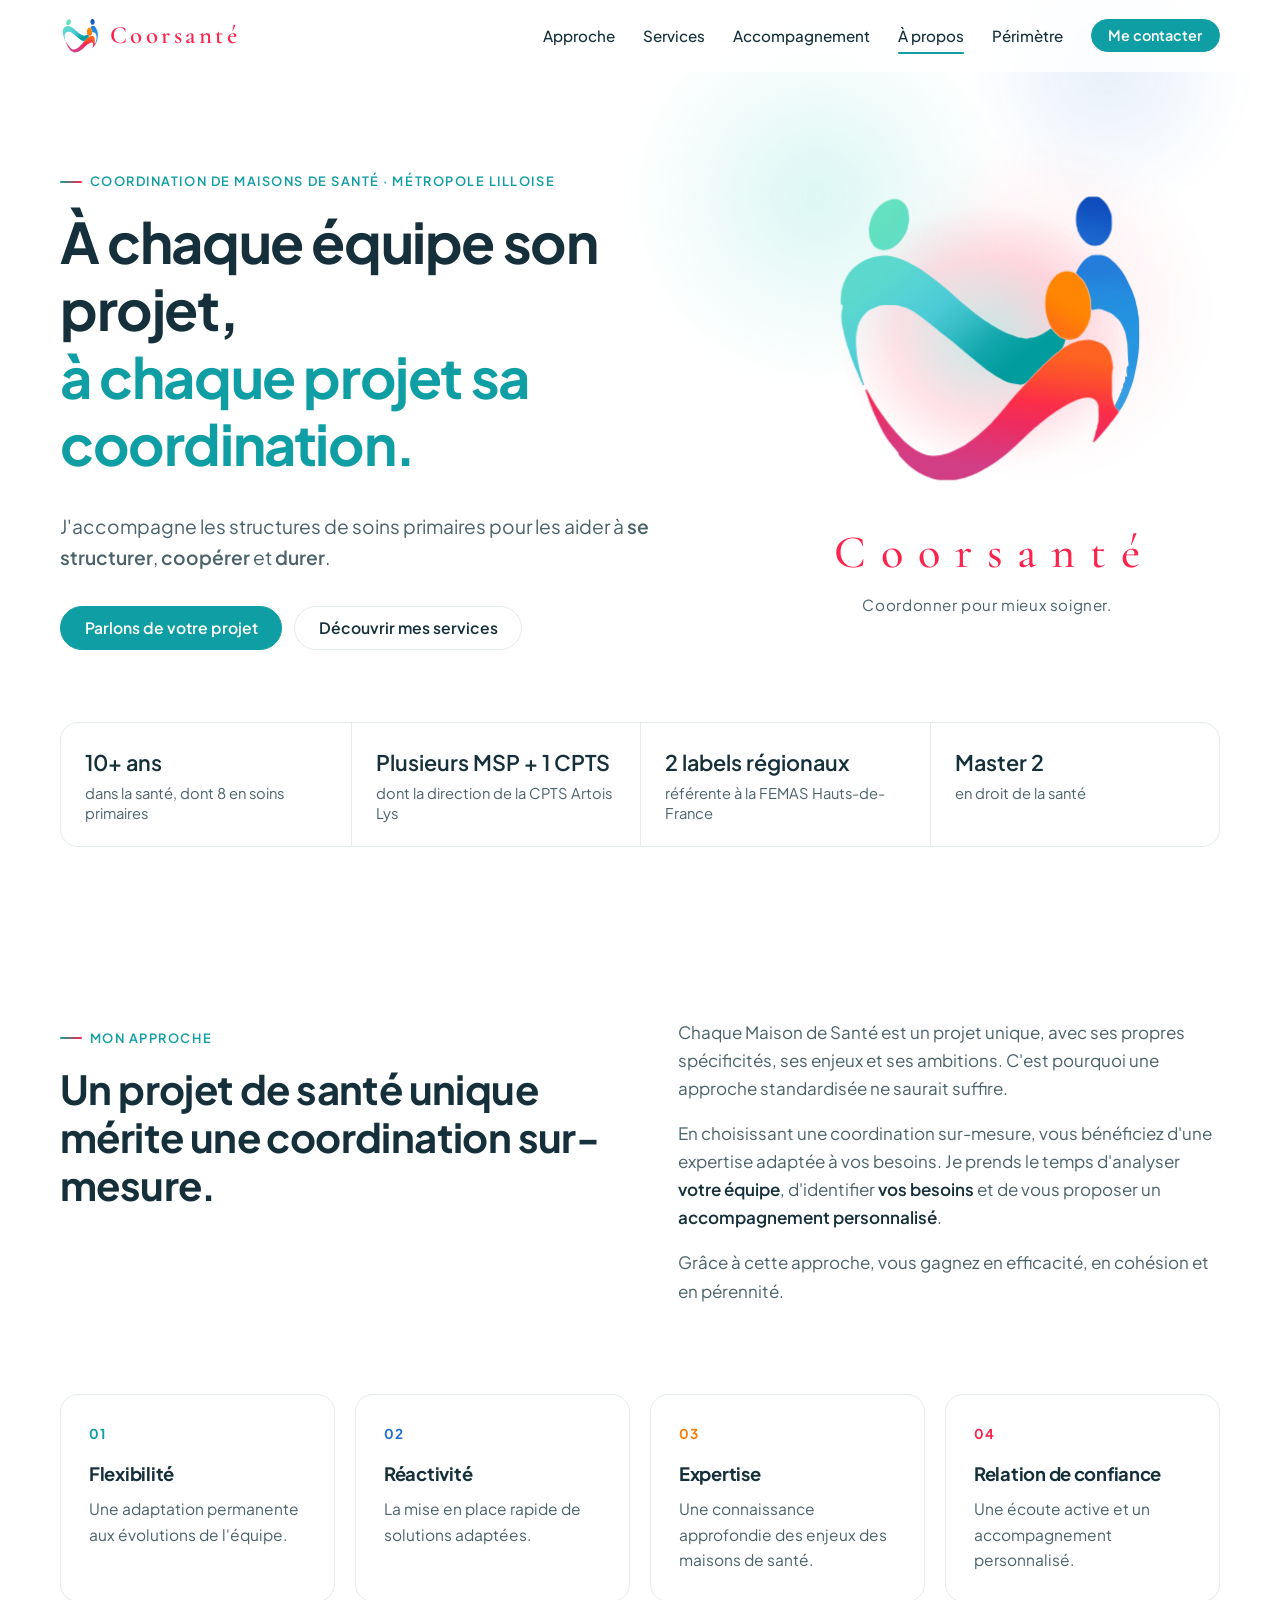
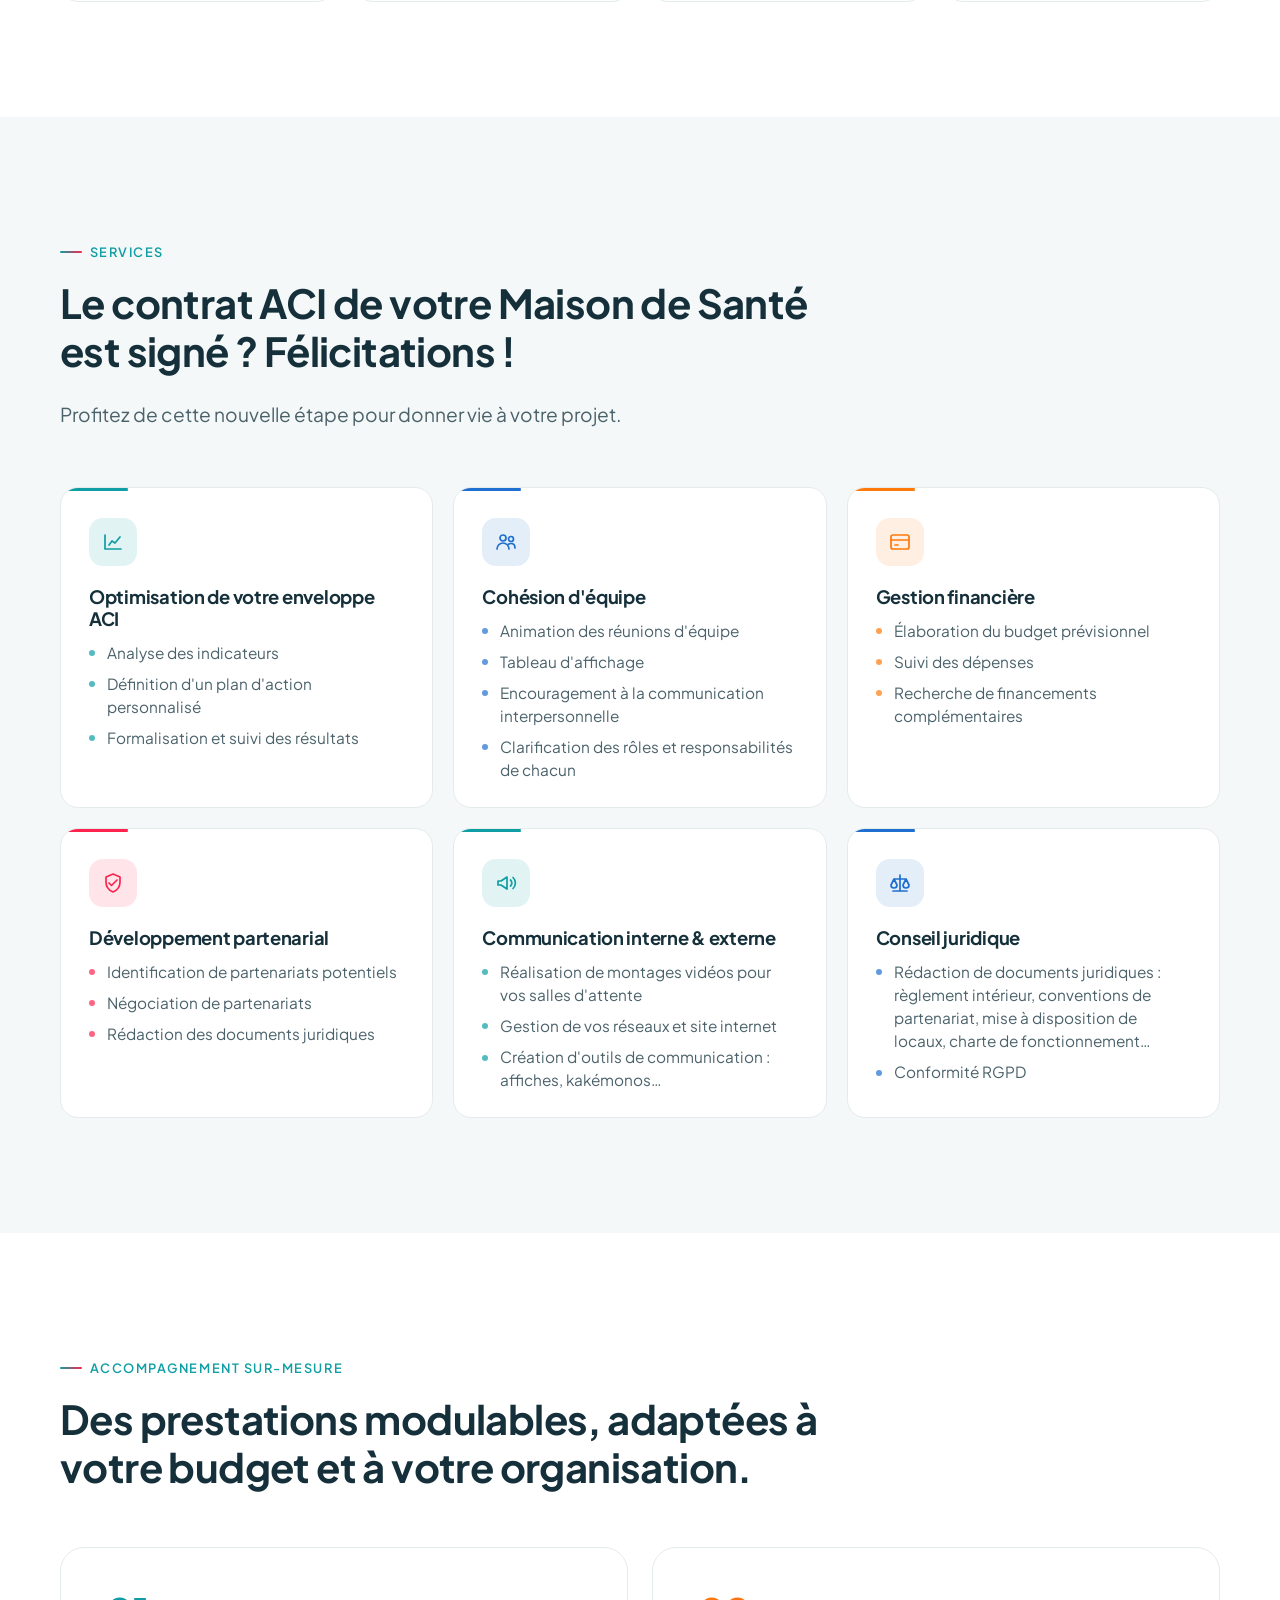
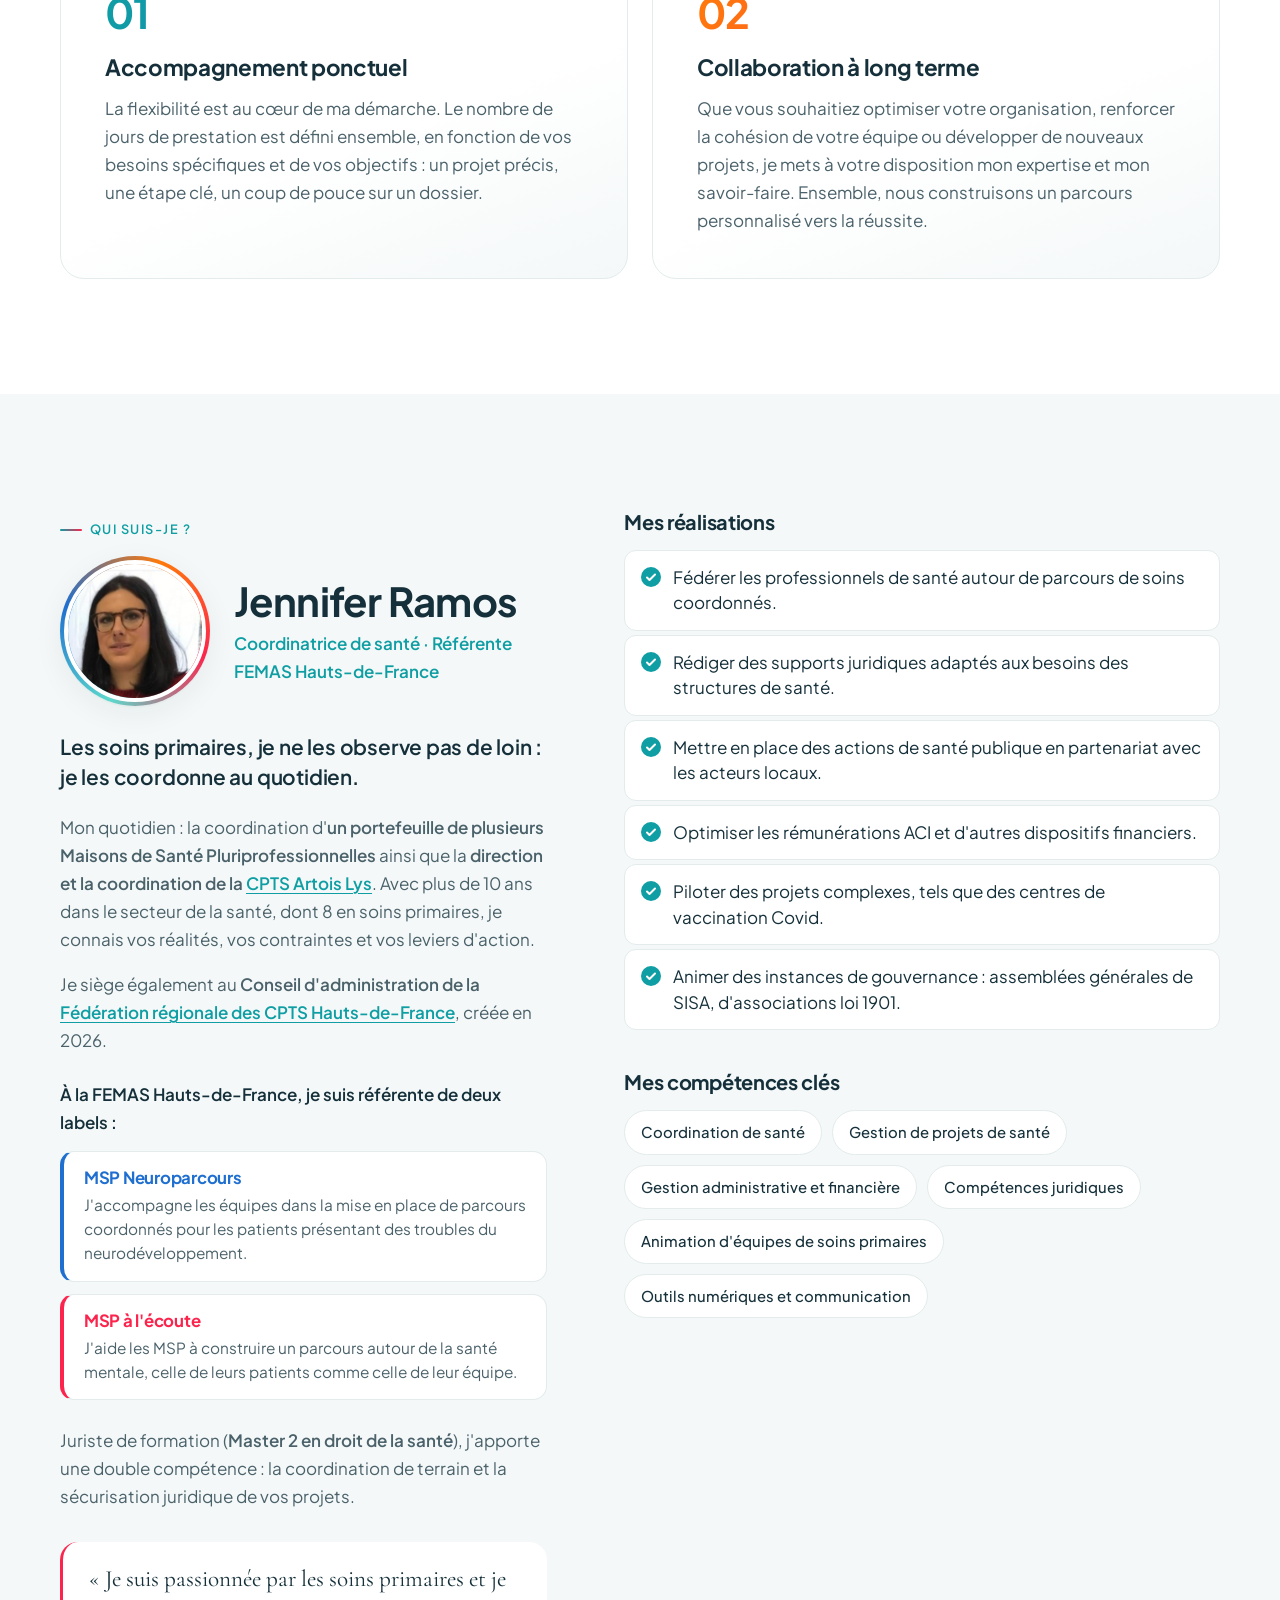
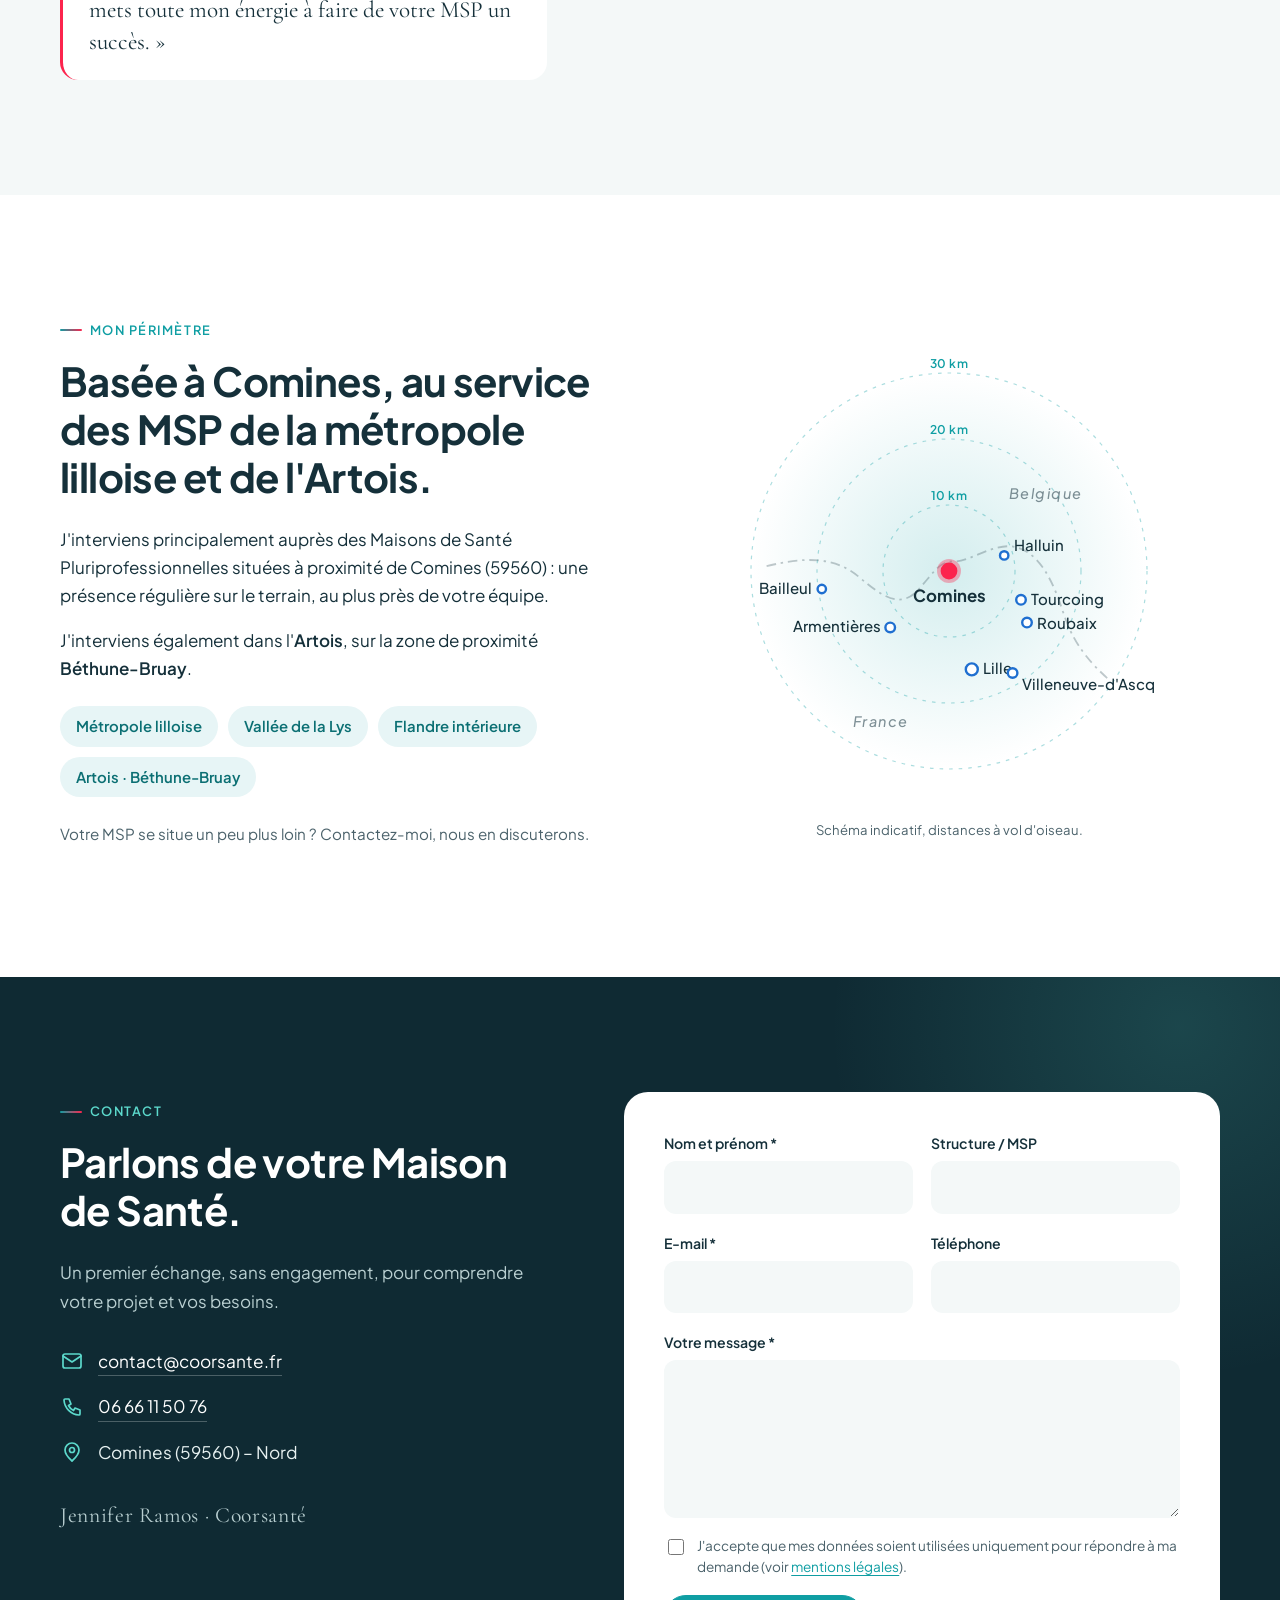
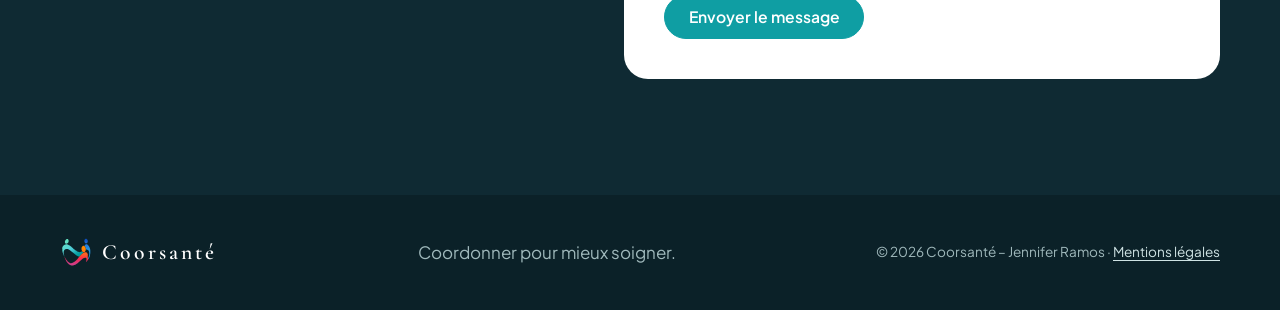
<file: index.html>
<!doctype html>
<html lang="fr" class="no-js">
<head>
  <meta charset="utf-8">
  <meta name="viewport" content="width=device-width, initial-scale=1">
  <title>Coorsanté – Coordination de Maisons de Santé · Métropole lilloise</title>
  <meta name="description" content="Coorsanté – Jennifer Ramos, coordinatrice de santé basée à Comines (59). Accompagnement sur-mesure des Maisons de Santé Pluriprofessionnelles (MSP) de la métropole lilloise : ACI, cohésion d'équipe, gestion, juridique, communication.">
  <meta name="theme-color" content="#0f9ea3">
  <link rel="icon" href="assets/logo-symbole.svg" type="image/svg+xml">
  <link rel="apple-touch-icon" href="assets/apple-touch-icon.png">
  <meta property="og:type" content="website">
  <meta property="og:title" content="Coorsanté – À chaque équipe son projet, à chaque projet sa coordination">
  <meta property="og:description" content="Coordination sur-mesure de Maisons de Santé Pluriprofessionnelles dans la métropole lilloise.">
  <meta property="og:image" content="assets/og-image.png">
  <meta property="og:locale" content="fr_FR">
  <link rel="preconnect" href="https://fonts.googleapis.com">
  <link rel="preconnect" href="https://fonts.gstatic.com" crossorigin>
  <link href="https://fonts.googleapis.com/css2?family=Cormorant+Garamond:wght@500;600&family=Plus+Jakarta+Sans:wght@400;500;600;700&display=swap" rel="stylesheet">
  <link rel="stylesheet" href="styles.css">
  <script>document.documentElement.classList.remove('no-js');</script>
  <script type="application/ld+json">
  {
    "@context": "https://schema.org",
    "@type": "ProfessionalService",
    "name": "Coorsanté",
    "description": "Coordination et accompagnement de Maisons de Santé Pluriprofessionnelles (MSP)",
    "founder": { "@type": "Person", "name": "Jennifer Ramos" },
    "email": "contact@coorsante.fr",
    "telephone": "+33666115076",
    "address": { "@type": "PostalAddress", "addressLocality": "Comines", "postalCode": "59560", "addressRegion": "Nord", "addressCountry": "FR" },
    "areaServed": ["Métropole Européenne de Lille", "Vallée de la Lys", "Flandre intérieure", "Artois – zone de proximité Béthune-Bruay"]
  }
  </script>
</head>
<body>
  <a class="skip" href="#contenu">Aller au contenu</a>

  <header class="site-header" id="haut">
    <div class="container header-inner">
      <a href="#haut" class="brand" aria-label="Coorsanté – accueil">
        <img src="assets/logo-symbole.svg" alt="" width="40" height="37">
        <span class="brand-name">Coorsanté</span>
      </a>
      <button class="nav-toggle" aria-expanded="false" aria-controls="menu" aria-label="Ouvrir le menu">
        <span></span><span></span>
      </button>
      <nav id="menu" class="nav" aria-label="Navigation principale">
        <a href="#approche">Approche</a>
        <a href="#services">Services</a>
        <a href="#accompagnement">Accompagnement</a>
        <a href="#a-propos">À propos</a>
        <a href="#perimetre">Périmètre</a>
        <a href="#contact" class="btn btn-small">Me contacter</a>
      </nav>
    </div>
  </header>

  <main id="contenu">
    <!-- ============ HERO ============ -->
    <section class="hero">
      <div class="hero-bg" aria-hidden="true"></div>
      <div class="container hero-inner">
        <div class="hero-text">
          <p class="eyebrow">Coordination de Maisons de Santé · Métropole lilloise</p>
          <h1>À chaque équipe son projet,<br><span class="accent">à chaque projet sa coordination.</span></h1>
          <p class="lead">J'accompagne les structures de soins primaires pour les aider à <strong>se structurer</strong>, <strong>coopérer</strong> et <strong>durer</strong>.</p>
          <div class="hero-cta">
            <a href="#contact" class="btn">Parlons de votre projet</a>
            <a href="#services" class="btn btn-ghost">Découvrir mes services</a>
          </div>
        </div>
        <div class="hero-logo">
          <div class="logo-anim" id="logoAnim">
            <svg xmlns="http://www.w3.org/2000/svg" viewBox="0 0 210 195" role="img" aria-label="Logo Coorsanté"><defs><linearGradient id="cg1" gradientUnits="userSpaceOnUse" x1="42.8" y1="43.9" x2="113.6" y2="132.9"><stop offset="0.08" stop-color="#5cd9cc"/><stop offset="0.25" stop-color="#56d3d4"/><stop offset="0.42" stop-color="#4ccbd7"/><stop offset="0.58" stop-color="#35bcc5"/><stop offset="0.75" stop-color="#12a7ac"/><stop offset="0.92" stop-color="#009c9e"/></linearGradient><linearGradient id="cg2" gradientUnits="userSpaceOnUse" x1="37.1" y1="19.4" x2="51.5" y2="36.6"><stop offset="0.08" stop-color="#63e1c0"/><stop offset="0.25" stop-color="#63e1c0"/><stop offset="0.42" stop-color="#62e0c1"/><stop offset="0.58" stop-color="#62dfc2"/><stop offset="0.75" stop-color="#61dfc3"/><stop offset="0.92" stop-color="#61dec4"/></linearGradient><linearGradient id="cg3" gradientUnits="userSpaceOnUse" x1="181.6" y1="48.6" x2="187.1" y2="136.4"><stop offset="0.08" stop-color="#247ddb"/><stop offset="0.25" stop-color="#248cde"/><stop offset="0.42" stop-color="#2493df"/><stop offset="0.58" stop-color="#2895e0"/><stop offset="0.75" stop-color="#2a96e0"/><stop offset="0.92" stop-color="#389de2"/></linearGradient><linearGradient id="cg4" gradientUnits="userSpaceOnUse" x1="173.1" y1="12.5" x2="168.8" y2="39.1"><stop offset="0.08" stop-color="#0e4ebc"/><stop offset="0.25" stop-color="#1152c0"/><stop offset="0.42" stop-color="#1357c4"/><stop offset="0.58" stop-color="#165dc8"/><stop offset="0.75" stop-color="#1962cb"/><stop offset="0.92" stop-color="#1c66cf"/></linearGradient><linearGradient id="cg5" gradientUnits="userSpaceOnUse" x1="133.6" y1="99.3" x2="122.1" y2="188.0"><stop offset="0.08" stop-color="#fe6321"/><stop offset="0.25" stop-color="#fd4b31"/><stop offset="0.42" stop-color="#fc2f48"/><stop offset="0.58" stop-color="#f02b5e"/><stop offset="0.75" stop-color="#df3675"/><stop offset="0.92" stop-color="#d23e86"/></linearGradient><linearGradient id="cg6" gradientUnits="userSpaceOnUse" x1="163.7" y1="63.2" x2="146.2" y2="92.6"><stop offset="0.08" stop-color="#ff8602"/><stop offset="0.25" stop-color="#ff8602"/><stop offset="0.42" stop-color="#ff8602"/><stop offset="0.58" stop-color="#ff8304"/><stop offset="0.75" stop-color="#ff7b0b"/><stop offset="0.92" stop-color="#fe7311"/></linearGradient></defs><g class="fig fig-teal"><path class="body" fill="url(#cg1)" d="M28.17 127.33C28.07 127.24 28.00 126.92 28.00 126.62C28.00 126.31 27.77 125.78 27.50 125.43C27.23 125.08 27.00 124.72 27.00 124.63C27.00 124.54 26.71 123.83 26.35 123.05C25.58 121.35 25.48 121.10 24.63 119.00C24.26 118.11 23.75 116.96 23.48 116.45C23.22 115.94 23.00 115.39 23.00 115.23C23.00 115.06 22.78 114.47 22.52 113.90C22.26 113.34 21.81 112.23 21.52 111.44C21.23 110.65 20.77 109.41 20.50 108.68C20.23 107.96 20.00 107.22 20.00 107.04C20.00 106.86 19.79 106.19 19.54 105.55C18.36 102.57 16.90 97.03 15.50 90.18C14.95 87.49 14.84 83.28 15.27 81.62C15.89 79.28 15.96 78.39 15.57 77.95C15.36 77.71 15.06 77.54 14.91 77.57C14.23 77.70 14.70 70.01 15.55 67.12C17.75 59.58 21.25 55.04 27.94 51.07C31.74 48.81 37.21 47.39 42.12 47.38C43.93 47.38 45.78 47.70 50.00 48.78C52.02 49.30 55.40 50.79 58.38 52.50C59.34 53.05 60.46 53.68 60.88 53.89C61.29 54.10 62.13 54.60 62.75 55.00C63.37 55.41 64.10 55.84 64.39 55.97C64.67 56.09 65.05 56.38 65.23 56.60C65.41 56.82 65.66 57.00 65.78 57.00C66.05 57.00 73.82 62.84 75.72 64.47C76.46 65.11 78.09 66.45 79.34 67.46C80.60 68.47 83.26 70.79 85.25 72.62C90.72 77.62 100.42 85.36 104.88 88.26C108.08 90.34 108.23 90.43 109.12 90.90C109.54 91.11 110.33 91.55 110.88 91.87C112.39 92.76 118.88 96.00 119.14 96.00C119.35 96.00 120.55 96.44 123.30 97.53C123.94 97.79 124.87 98.00 125.37 98.00C125.87 98.00 126.98 98.18 127.85 98.40C129.28 98.76 129.50 98.76 130.37 98.40C130.89 98.18 131.94 98.00 132.70 98.00C133.53 98.00 134.51 97.81 135.11 97.54C135.67 97.28 136.86 96.76 137.75 96.38C138.64 96.00 139.55 95.53 139.77 95.34C139.99 95.15 140.26 95.00 140.38 95.00C140.62 95.00 142.15 94.01 143.56 92.93C144.07 92.54 144.61 92.29 144.75 92.38C144.89 92.46 145.46 93.14 146.01 93.88C147.09 95.35 150.00 97.83 151.00 98.13C151.34 98.23 152.03 98.52 152.53 98.77L153.43 99.23L153.15 100.45C153.00 101.13 152.74 101.84 152.56 102.05C152.39 102.25 152.18 102.76 152.10 103.18C151.94 103.99 150.16 106.01 148.97 106.73C146.61 108.17 136.87 117.44 131.95 122.93C129.06 126.16 127.73 127.01 125.64 126.99C124.42 126.97 123.84 126.89 120.62 126.26C118.76 125.90 116.45 124.99 114.01 123.67C112.97 123.11 111.79 122.48 111.38 122.26C110.53 121.81 107.70 119.93 106.00 118.69C103.47 116.84 90.75 106.42 84.95 101.44C83.87 100.51 82.57 99.47 82.06 99.13C80.64 98.19 76.22 94.73 71.96 91.23C65.28 85.74 60.06 81.95 57.50 80.72C55.18 79.61 53.64 79.00 53.16 79.00C52.86 79.00 51.89 78.76 51.00 78.47C49.59 78.02 48.74 77.95 44.50 77.94C40.18 77.92 39.48 77.98 38.38 78.42C37.69 78.70 36.73 79.07 36.25 79.24C33.81 80.12 33.32 80.34 32.09 81.16C28.90 83.28 25.65 88.29 24.99 92.12C24.87 92.81 24.59 94.22 24.36 95.25C23.61 98.66 24.15 107.40 25.53 114.25C26.17 117.45 26.29 117.89 27.95 123.75C28.21 124.64 28.56 125.68 28.74 126.05C29.19 126.97 28.76 127.93 28.17 127.33Z"/><path class="head" fill="url(#cg2)" d="M37.82 43.25C35.34 42.05 33.92 40.31 32.71 37.00C32.10 35.34 31.84 31.26 32.21 29.25C32.79 26.14 33.88 22.84 34.81 21.38C37.74 16.79 41.00 14.05 45.07 12.76C48.33 11.73 51.18 12.42 53.53 14.80C54.34 15.62 55.00 16.42 55.00 16.56C55.00 16.71 55.16 17.01 55.35 17.23C55.54 17.45 55.95 18.52 56.26 19.62C56.96 22.10 57.03 26.18 56.40 28.12C56.18 28.81 56.00 29.66 56.00 30.00C56.00 30.35 55.77 31.05 55.50 31.57C55.23 32.08 55.00 32.63 55.00 32.79C55.00 33.48 52.57 37.15 51.00 38.83C47.84 42.21 45.05 43.67 41.38 43.89C39.53 44.01 39.26 43.96 37.82 43.25Z"/></g><g class="fig fig-blue"><path class="body" fill="url(#cg3)" d="M185.30 142.31C183.80 140.71 183.59 140.09 184.23 139.23C184.50 138.85 184.80 138.26 184.89 137.91C184.98 137.56 185.20 137.15 185.38 136.99C185.57 136.84 185.80 136.36 185.89 135.92C185.99 135.48 186.28 134.86 186.53 134.53C186.79 134.20 187.00 133.63 187.00 133.26C187.00 132.88 187.22 132.37 187.50 132.12C187.83 131.83 188.00 131.36 188.00 130.75C188.00 130.14 188.17 129.67 188.50 129.38C188.87 129.04 189.00 128.61 189.00 127.73C189.00 126.82 189.15 126.36 189.62 125.80C190.14 125.18 190.25 124.79 190.25 123.54C190.25 122.10 190.52 121.43 190.88 122.01C190.99 122.19 191.14 122.20 191.36 122.01C191.62 121.80 191.62 121.51 191.36 120.53C190.99 119.10 191.21 115.59 191.67 115.68C191.83 115.71 192.09 115.57 192.26 115.36C192.50 115.07 192.51 114.59 192.29 113.18C192.14 112.19 191.96 109.18 191.89 106.50C191.82 103.82 191.65 101.17 191.51 100.62C191.37 100.08 191.14 98.84 190.99 97.88C190.85 96.91 190.56 95.51 190.34 94.75C189.87 93.13 188.18 89.55 187.21 88.12C186.46 87.02 183.80 84.39 182.62 83.61C180.63 82.27 176.83 80.78 174.22 80.32C173.86 80.25 172.71 80.39 171.67 80.62C170.63 80.86 169.67 80.98 169.55 80.91C169.43 80.83 169.26 79.15 169.17 77.16C169.08 74.95 168.87 73.18 168.65 72.59C168.45 72.06 168.15 70.95 167.98 70.12C167.82 69.30 167.22 67.74 166.66 66.67C166.09 65.59 165.42 64.30 165.16 63.79C164.90 63.29 163.64 61.83 162.35 60.55C161.06 59.27 160.00 58.12 160.00 57.99C160.00 57.87 160.41 56.91 160.90 55.86C162.48 52.55 165.99 48.62 167.96 47.97C168.46 47.81 169.15 47.49 169.49 47.27C169.97 46.96 170.78 46.88 173.24 46.88C175.96 46.89 176.53 46.96 177.55 47.44C178.19 47.75 178.84 48.00 178.98 48.00C179.62 48.00 182.51 50.32 184.62 52.55C186.66 54.70 189.06 57.90 190.25 60.06C191.18 61.77 194.22 67.97 194.56 68.88C196.05 72.80 197.00 75.79 197.00 76.51C197.00 76.74 197.21 77.60 197.46 78.40C197.72 79.21 198.01 80.65 198.10 81.59C198.19 82.54 198.43 84.00 198.63 84.84C198.91 86.02 198.99 88.41 199.00 95.25C199.01 102.84 198.93 104.69 198.49 108.00C198.01 111.58 197.33 115.49 196.71 118.25C196.58 118.87 196.31 120.11 196.13 121.00C195.49 124.12 194.38 127.80 193.45 129.89C193.20 130.45 193.00 131.04 193.00 131.20C193.00 131.37 192.78 131.92 192.50 132.43C192.22 132.95 192.00 133.49 192.00 133.64C192.00 133.90 190.23 137.70 189.73 138.50C189.60 138.71 189.36 139.16 189.19 139.50C188.76 140.40 186.70 143.50 186.54 143.50C186.47 143.50 185.91 142.97 185.30 142.31Z"/><path class="head" fill="url(#cg4)" d="M169.50 41.03C169.02 40.92 168.18 40.60 167.62 40.31C165.85 39.38 162.20 35.21 161.88 33.75C161.79 33.36 161.56 32.90 161.36 32.74C161.16 32.57 161.00 32.20 161.00 31.91C161.00 31.61 160.77 30.66 160.50 29.79C159.76 27.45 159.78 21.83 160.53 19.52C161.84 15.49 163.07 13.77 166.25 11.50C167.08 10.91 167.30 10.88 170.50 10.88C173.69 10.88 173.92 10.91 174.75 11.49C178.02 13.81 180.09 16.74 181.53 21.12C182.04 22.68 182.10 23.33 182.08 27.00C182.06 31.48 181.84 32.43 180.14 35.75C179.37 37.24 176.88 39.85 175.95 40.13C175.64 40.23 175.19 40.47 174.97 40.66C174.49 41.08 170.83 41.33 169.50 41.03Z"/></g><g class="fig fig-warm"><path class="body" fill="url(#cg5)" d="M74.12 185.75C72.49 185.45 70.36 184.82 69.54 184.40C69.12 184.18 68.65 184.00 68.49 184.00C68.33 184.00 67.36 183.60 66.32 183.11C65.29 182.62 64.20 182.11 63.91 181.98C63.61 181.85 62.87 181.41 62.25 181.00C61.63 180.59 60.96 180.18 60.75 180.09C60.54 179.99 59.91 179.51 59.34 179.02C58.78 178.53 57.84 177.79 57.26 177.38C56.67 176.96 54.85 175.23 53.20 173.53C50.75 170.99 50.22 170.33 50.32 169.84C50.40 169.39 50.10 168.88 49.02 167.69C47.11 165.57 44.50 162.34 43.72 161.12C41.71 158.00 41.24 157.23 40.42 155.75C39.03 153.23 36.46 147.93 35.38 145.38C35.20 144.96 34.82 144.09 34.53 143.43C34.24 142.77 34.00 142.10 34.00 141.93C34.00 141.76 33.77 141.20 33.50 140.68C33.22 140.17 33.00 139.63 33.00 139.48C33.00 139.32 32.84 138.85 32.64 138.41C32.20 137.46 31.35 135.05 30.90 133.49C30.72 132.86 30.44 132.10 30.27 131.79C29.94 131.16 29.99 129.88 30.36 129.88C30.56 129.88 31.36 131.11 31.90 132.25C32.33 133.16 35.15 138.00 35.97 139.25C36.47 140.01 36.99 140.82 37.12 141.05C37.38 141.50 39.08 143.96 40.62 146.12C41.11 146.81 41.71 147.66 41.94 148.00C44.24 151.37 50.46 158.70 53.41 161.51C55.45 163.46 58.22 165.69 60.20 166.95C61.50 167.80 62.09 168.10 64.75 169.34C66.59 170.19 68.96 170.78 71.12 170.91C75.86 171.20 80.05 170.07 86.95 166.65C90.60 164.84 90.71 164.78 92.38 163.58C93.20 162.98 94.27 162.23 94.75 161.90C97.80 159.84 104.72 153.76 108.19 150.08C111.27 146.82 112.35 145.58 117.50 139.36C125.89 129.24 140.38 114.00 145.85 109.54C147.48 108.21 149.62 106.47 150.59 105.67C151.56 104.87 152.70 104.05 153.12 103.85C153.53 103.66 154.32 103.22 154.88 102.89C157.92 101.05 160.56 100.09 163.50 99.75C164.81 99.60 166.44 99.42 167.13 99.34C168.00 99.24 169.05 99.36 170.51 99.72C174.48 100.72 176.37 101.66 178.15 103.54C180.70 106.24 181.74 108.63 182.36 113.25C182.60 114.96 182.83 116.41 182.87 116.46C182.92 116.50 182.78 117.12 182.57 117.83C182.25 118.88 182.17 120.61 182.15 126.88C182.13 133.59 182.19 134.89 182.59 136.62C183.18 139.18 183.83 140.53 185.32 142.31C186.38 143.57 186.49 143.80 186.23 144.28C186.07 144.58 184.69 146.42 183.16 148.36C181.63 150.30 180.15 152.19 179.88 152.55C177.47 155.69 171.84 162.03 171.13 162.39C170.33 162.81 170.26 162.67 170.65 161.43C171.75 157.94 172.00 157.03 172.01 156.48C172.01 156.15 172.23 155.43 172.50 154.88C172.77 154.32 172.99 153.51 172.99 153.07C173.00 152.63 173.20 151.73 173.44 151.07C173.80 150.08 173.88 149.02 173.88 145.00C173.88 140.43 173.84 140.04 173.29 138.75C172.53 136.99 171.96 136.39 170.34 135.62C168.64 134.81 165.91 134.76 163.81 135.50C163.03 135.78 162.19 136.00 161.95 136.00C161.71 136.00 160.98 136.24 160.32 136.53C159.66 136.82 158.68 137.25 158.12 137.49C152.81 139.78 144.50 145.32 137.50 151.21C136.47 152.08 134.67 153.59 133.50 154.58C132.33 155.56 128.90 158.79 125.87 161.75C120.93 166.57 116.76 170.19 113.12 172.82C108.59 176.10 105.28 178.25 103.38 179.14C102.64 179.48 102.29 179.68 101.00 180.50C100.66 180.72 99.64 181.21 98.75 181.59C97.86 181.97 96.79 182.44 96.38 182.62C95.96 182.80 94.95 183.19 94.12 183.49C93.30 183.79 92.25 184.20 91.80 184.40C91.34 184.59 90.21 184.86 89.28 185.00C88.36 185.13 87.19 185.41 86.68 185.62C85.95 185.92 84.71 185.99 80.45 185.97C77.52 185.95 74.67 185.85 74.12 185.75Z"/><path class="head" fill="url(#cg6)" d="M153.75 98.90C151.26 98.13 150.17 97.56 148.49 96.12C147.51 95.30 146.48 94.23 146.19 93.75C145.91 93.27 145.47 92.65 145.23 92.38C143.88 90.82 142.37 87.07 141.53 83.20C140.78 79.78 140.78 73.92 141.52 70.67C142.06 68.33 142.88 65.92 143.38 65.25C143.53 65.04 143.79 64.54 143.97 64.14C144.62 62.62 147.57 59.26 148.88 58.55C152.03 56.84 154.67 56.55 157.82 57.56C159.39 58.07 159.79 58.35 162.01 60.50C163.35 61.81 164.66 63.28 164.91 63.78C166.75 67.40 167.48 69.05 167.75 70.25C167.92 71.01 168.23 72.13 168.42 72.75C168.88 74.17 169.26 81.31 169.00 83.77C168.89 84.79 168.62 86.04 168.40 86.55C168.18 87.07 168.00 87.70 168.00 87.96C168.00 88.73 166.79 91.21 165.33 93.42C164.08 95.34 161.49 98.00 160.88 98.00C160.74 98.00 160.19 98.23 159.67 98.51C158.42 99.18 155.31 99.38 153.75 98.90Z"/></g></svg>
          </div>
          <p class="wordmark" aria-hidden="true">Coorsanté</p>
          <p class="tagline">Coordonner pour mieux soigner.</p>
        </div>
      </div>
      <div class="container">
        <ul class="facts reveal">
          <li><strong>10+&nbsp;ans</strong><span>dans la santé, dont 8 en soins primaires</span></li>
          <li><strong>Plusieurs MSP + 1&nbsp;CPTS</strong><span>dont la direction de la CPTS Artois Lys</span></li>
          <li><strong>2 labels régionaux</strong><span>référente à la FEMAS Hauts-de-France</span></li>
          <li><strong>Master&nbsp;2</strong><span>en droit de la santé</span></li>
        </ul>
      </div>
    </section>

    <!-- ============ APPROCHE ============ -->
    <section class="section" id="approche">
      <div class="container two-col">
        <div class="reveal">
          <p class="eyebrow">Mon approche</p>
          <h2>Un projet de santé unique mérite une coordination sur-mesure.</h2>
        </div>
        <div class="reveal prose">
          <p>Chaque Maison de Santé est un projet unique, avec ses propres spécificités, ses enjeux et ses ambitions. C'est pourquoi une approche standardisée ne saurait suffire.</p>
          <p>En choisissant une coordination sur-mesure, vous bénéficiez d'une expertise adaptée à vos besoins. Je prends le temps d'analyser <strong>votre équipe</strong>, d'identifier <strong>vos besoins</strong> et de vous proposer un <strong>accompagnement personnalisé</strong>.</p>
          <p>Grâce à cette approche, vous gagnez en efficacité, en cohésion et en pérennité.</p>
        </div>
      </div>

      <div class="container">
        <ol class="advantages">
          <li class="card reveal">
            <span class="num">01</span>
            <h3>Flexibilité</h3>
            <p>Une adaptation permanente aux évolutions de l'équipe.</p>
          </li>
          <li class="card reveal">
            <span class="num">02</span>
            <h3>Réactivité</h3>
            <p>La mise en place rapide de solutions adaptées.</p>
          </li>
          <li class="card reveal">
            <span class="num">03</span>
            <h3>Expertise</h3>
            <p>Une connaissance approfondie des enjeux des maisons de santé.</p>
          </li>
          <li class="card reveal">
            <span class="num">04</span>
            <h3>Relation de confiance</h3>
            <p>Une écoute active et un accompagnement personnalisé.</p>
          </li>
        </ol>
      </div>
    </section>

    <!-- ============ SERVICES ============ -->
    <section class="section section-tint" id="services">
      <div class="container">
        <div class="section-head reveal">
          <p class="eyebrow">Services</p>
          <h2>Le contrat ACI de votre Maison de Santé est signé&nbsp;? Félicitations&nbsp;!</h2>
          <p class="lead">Profitez de cette nouvelle étape pour donner vie à votre projet.</p>
        </div>

        <div class="services">
          <article class="service reveal" style="--c: var(--teal)">
            <div class="icon" aria-hidden="true">
              <svg viewBox="0 0 24 24"><path d="M4 19V5M4 19h16M8 15l3-4 3 2 5-6"/></svg>
            </div>
            <h3>Optimisation de votre enveloppe ACI</h3>
            <ul>
              <li>Analyse des indicateurs</li>
              <li>Définition d'un plan d'action personnalisé</li>
              <li>Formalisation et suivi des résultats</li>
            </ul>
          </article>

          <article class="service reveal" style="--c: var(--blue)">
            <div class="icon" aria-hidden="true">
              <svg viewBox="0 0 24 24"><circle cx="9" cy="8" r="3"/><circle cx="17" cy="9" r="2.5"/><path d="M3 19c0-3.3 2.7-6 6-6s6 2.7 6 6M14.5 14.2c.8-.5 1.6-.7 2.5-.7 2.5 0 4 1.8 4 4.5"/></svg>
            </div>
            <h3>Cohésion d'équipe</h3>
            <ul>
              <li>Animation des réunions d'équipe</li>
              <li>Tableau d'affichage</li>
              <li>Encouragement à la communication interpersonnelle</li>
              <li>Clarification des rôles et responsabilités de chacun</li>
            </ul>
          </article>

          <article class="service reveal" style="--c: var(--orange)">
            <div class="icon" aria-hidden="true">
              <svg viewBox="0 0 24 24"><rect x="3" y="5" width="18" height="14" rx="2"/><path d="M3 10h18M7 15h3"/></svg>
            </div>
            <h3>Gestion financière</h3>
            <ul>
              <li>Élaboration du budget prévisionnel</li>
              <li>Suivi des dépenses</li>
              <li>Recherche de financements complémentaires</li>
            </ul>
          </article>

          <article class="service reveal" style="--c: var(--rose)">
            <div class="icon" aria-hidden="true">
              <svg viewBox="0 0 24 24"><path d="M8 12l2.5 2.5L16 9"/><path d="M12 3l7 3v5c0 4.5-3 8.3-7 10-4-1.7-7-5.5-7-10V6l7-3z"/></svg>
            </div>
            <h3>Développement partenarial</h3>
            <ul>
              <li>Identification de partenariats potentiels</li>
              <li>Négociation de partenariats</li>
              <li>Rédaction des documents juridiques</li>
            </ul>
          </article>

          <article class="service reveal" style="--c: var(--teal)">
            <div class="icon" aria-hidden="true">
              <svg viewBox="0 0 24 24"><path d="M4 10v4h3l6 4V6L7 10H4z"/><path d="M16.5 9a4 4 0 010 6M19 6.5a7.5 7.5 0 010 11"/></svg>
            </div>
            <h3>Communication interne &amp; externe</h3>
            <ul>
              <li>Réalisation de montages vidéos pour vos salles d'attente</li>
              <li>Gestion de vos réseaux et site internet</li>
              <li>Création d'outils de communication&nbsp;: affiches, kakémonos…</li>
            </ul>
          </article>

          <article class="service reveal" style="--c: var(--blue)">
            <div class="icon" aria-hidden="true">
              <svg viewBox="0 0 24 24"><path d="M12 4v16M5 20h14M6 8h12M6 8l-3 6a3 3 0 006 0L6 8zM18 8l-3 6a3 3 0 006 0l-3-6z"/></svg>
            </div>
            <h3>Conseil juridique</h3>
            <ul>
              <li>Rédaction de documents juridiques&nbsp;: règlement intérieur, conventions de partenariat, mise à disposition de locaux, charte de fonctionnement…</li>
              <li>Conformité RGPD</li>
            </ul>
          </article>
        </div>
      </div>
    </section>

    <!-- ============ ACCOMPAGNEMENT ============ -->
    <section class="section" id="accompagnement">
      <div class="container">
        <div class="section-head reveal">
          <p class="eyebrow">Accompagnement sur-mesure</p>
          <h2>Des prestations modulables, adaptées à votre budget et à votre organisation.</h2>
        </div>
        <div class="formulas">
          <article class="formula reveal">
            <span class="num">01</span>
            <h3>Accompagnement ponctuel</h3>
            <p>La flexibilité est au cœur de ma démarche. Le nombre de jours de prestation est défini ensemble, en fonction de vos besoins spécifiques et de vos objectifs&nbsp;: un projet précis, une étape clé, un coup de pouce sur un dossier.</p>
          </article>
          <article class="formula reveal">
            <span class="num">02</span>
            <h3>Collaboration à long terme</h3>
            <p>Que vous souhaitiez optimiser votre organisation, renforcer la cohésion de votre équipe ou développer de nouveaux projets, je mets à votre disposition mon expertise et mon savoir-faire. Ensemble, nous construisons un parcours personnalisé vers la réussite.</p>
          </article>
        </div>
      </div>
    </section>

    <!-- ============ À PROPOS ============ -->
    <section class="section section-tint" id="a-propos">
      <div class="container about">
        <div class="about-intro reveal">
          <p class="eyebrow">Qui suis-je&nbsp;?</p>
          <div class="about-id">
            <div class="portrait">
              <img src="assets/portrait-jennifer-ramos.jpg" alt="Portrait de Jennifer Ramos" width="320" height="320" loading="lazy">
            </div>
            <div>
              <h2>Jennifer Ramos</h2>
              <p class="role">Coordinatrice de santé · Référente FEMAS Hauts-de-France</p>
            </div>
          </div>
          <p class="about-lead">Les soins primaires, je ne les observe pas de loin&nbsp;: je les coordonne au quotidien.</p>
          <p>Mon quotidien&nbsp;: la coordination d'<strong>un portefeuille de plusieurs Maisons de Santé Pluriprofessionnelles</strong> ainsi que la <strong>direction et la coordination de la <a href="https://www.cptsartoislys.fr/" target="_blank" rel="noopener">CPTS Artois Lys</a></strong>. Avec plus de 10 ans dans le secteur de la santé, dont 8 en soins primaires, je connais vos réalités, vos contraintes et vos leviers d'action.</p>
          <p>Je siège également au <strong>Conseil d'administration de la <a href="https://www.linkedin.com/company/f%C3%A9d%C3%A9ration-r%C3%A9gionale-des-cpts-hauts-de-france/" target="_blank" rel="noopener">Fédération régionale des CPTS Hauts-de-France</a></strong>, créée en 2026.</p>
          <div class="labels">
            <p class="labels-title">À la FEMAS Hauts-de-France, je suis référente de deux labels&nbsp;:</p>
            <div class="label-card" style="--c: var(--blue)">
              <h3>MSP Neuroparcours</h3>
              <p>J'accompagne les équipes dans la mise en place de parcours coordonnés pour les patients présentant des troubles du neurodéveloppement.</p>
            </div>
            <div class="label-card" style="--c: var(--rose)">
              <h3>MSP à l'écoute</h3>
              <p>J'aide les MSP à construire un parcours autour de la santé mentale, celle de leurs patients comme celle de leur équipe.</p>
            </div>
          </div>
          <p>Juriste de formation (<strong>Master 2 en droit de la santé</strong>), j'apporte une double compétence&nbsp;: la coordination de terrain et la sécurisation juridique de vos projets.</p>
          <blockquote>
            <p>«&nbsp;Je suis passionnée par les soins primaires et je mets toute mon énergie à faire de votre MSP un succès.&nbsp;»</p>
          </blockquote>
        </div>

        <div class="about-detail">
          <div class="reveal">
            <h3>Mes réalisations</h3>
            <ul class="checklist">
              <li>Fédérer les professionnels de santé autour de parcours de soins coordonnés.</li>
              <li>Rédiger des supports juridiques adaptés aux besoins des structures de santé.</li>
              <li>Mettre en place des actions de santé publique en partenariat avec les acteurs locaux.</li>
              <li>Optimiser les rémunérations ACI et d'autres dispositifs financiers.</li>
              <li>Piloter des projets complexes, tels que des centres de vaccination Covid.</li>
              <li>Animer des instances de gouvernance&nbsp;: assemblées générales de SISA, d'associations loi 1901.</li>
            </ul>
          </div>
          <div class="reveal">
            <h3>Mes compétences clés</h3>
            <ul class="chips">
              <li>Coordination de santé</li>
              <li>Gestion de projets de santé</li>
              <li>Gestion administrative et financière</li>
              <li>Compétences juridiques</li>
              <li>Animation d'équipes de soins primaires</li>
              <li>Outils numériques et communication</li>
            </ul>
          </div>
        </div>
      </div>
    </section>

    <!-- ============ PÉRIMÈTRE ============ -->
    <section class="section" id="perimetre">
      <div class="container two-col align-center">
        <div class="reveal">
          <p class="eyebrow">Mon périmètre</p>
          <h2>Basée à Comines, au service des MSP de la métropole lilloise et de l'Artois.</h2>
          <p>J'interviens principalement auprès des Maisons de Santé Pluriprofessionnelles situées à proximité de Comines (59560)&nbsp;: une présence régulière sur le terrain, au plus près de votre équipe.</p>
          <p>J'interviens également dans l'<strong>Artois</strong>, sur la zone de proximité <strong>Béthune-Bruay</strong>.</p>
          <ul class="territories">
            <li>Métropole lilloise</li>
            <li>Vallée de la Lys</li>
            <li>Flandre intérieure</li>
            <li>Artois · Béthune-Bruay</li>
          </ul>
          <p class="muted">Votre MSP se situe un peu plus loin&nbsp;? Contactez-moi, nous en discuterons.</p>
        </div>
        <figure class="map reveal" aria-label="Schéma des distances depuis Comines">
          <svg viewBox="0 0 400 400" role="img">
            <title>Communes de la métropole lilloise situées autour de Comines</title>
            <defs>
              <radialGradient id="mapGlow" cx="50%" cy="50%" r="50%">
                <stop offset="0" stop-color="var(--teal)" stop-opacity=".18"/>
                <stop offset="1" stop-color="var(--teal)" stop-opacity="0"/>
              </radialGradient>
            </defs>
            <circle cx="200" cy="200" r="165" fill="url(#mapGlow)"/>
            <g class="rings">
              <circle cx="200" cy="200" r="55"/>
              <circle cx="200" cy="200" r="110"/>
              <circle cx="200" cy="200" r="165"/>
            </g>
            <g class="ring-labels">
              <text x="200" y="141">10 km</text>
              <text x="200" y="86">20 km</text>
              <text x="200" y="31">30 km</text>
            </g>
            <path class="border" d="M48 196 C 80 188, 105 188, 125 205 S 160 232, 175 215 S 192 192, 205 192 S 238 176, 255 180 S 282 200, 290 220 S 300 262, 335 292"/>
            <text class="border-label" x="250" y="140">Belgique</text>
            <text class="border-label" x="120" y="330">France</text>
            <g class="towns">
              <g transform="translate(219 282)"><circle r="5"/><text x="9" y="4">Lille</text></g>
              <g transform="translate(260 224)"><circle r="4"/><text x="8" y="4">Tourcoing</text></g>
              <g transform="translate(265 243)"><circle r="4"/><text x="8" y="5">Roubaix</text></g>
              <g transform="translate(253 285)"><circle r="4"/><text x="8" y="14">Villeneuve-d'Ascq</text></g>
              <g transform="translate(246 187)"><circle r="3.5"/><text x="8" y="-4">Halluin</text></g>
              <g transform="translate(151 247)"><circle r="4"/><text x="-8" y="4" text-anchor="end">Armentières</text></g>
              <g transform="translate(94 215)"><circle r="3.5"/><text x="-8" y="4" text-anchor="end">Bailleul</text></g>
            </g>
            <g class="home">
              <circle class="pulse" cx="200" cy="200" r="10"/>
              <circle cx="200" cy="200" r="7"/>
              <text x="200" y="226" text-anchor="middle">Comines</text>
            </g>
          </svg>
          <figcaption>Schéma indicatif, distances à vol d'oiseau.</figcaption>
        </figure>
      </div>
    </section>

    <!-- ============ CONTACT ============ -->
    <section class="section section-dark" id="contact">
      <div class="container contact">
        <div class="contact-info reveal">
          <p class="eyebrow">Contact</p>
          <h2>Parlons de votre Maison de Santé.</h2>
          <p>Un premier échange, sans engagement, pour comprendre votre projet et vos besoins.</p>
          <ul class="contact-list">
            <li>
              <svg viewBox="0 0 24 24" aria-hidden="true"><rect x="3" y="5" width="18" height="14" rx="2"/><path d="M3 7l9 6 9-6"/></svg>
              <a href="mailto:contact@coorsante.fr">contact@coorsante.fr</a>
            </li>
            <li>
              <svg viewBox="0 0 24 24" aria-hidden="true"><path d="M5 4h4l2 5-2.5 1.5a11 11 0 005 5L15 13l5 2v4a1 1 0 01-1 1A16 16 0 014 5a1 1 0 011-1z"/></svg>
              <a href="tel:+33666115076">06 66 11 50 76</a>
            </li>
            <li>
              <svg viewBox="0 0 24 24" aria-hidden="true"><path d="M12 21s-7-6.2-7-11a7 7 0 0114 0c0 4.8-7 11-7 11z"/><circle cx="12" cy="10" r="2.5"/></svg>
              <span>Comines (59560) – Nord</span>
            </li>
          </ul>
          <p class="signature">Jennifer Ramos · Coorsanté</p>
        </div>

        <form class="contact-form reveal" action="https://formsubmit.co/contact@coorsante.fr" method="POST">
          <input type="hidden" name="_subject" value="Nouveau message depuis le site Coorsanté">
          <input type="hidden" name="_template" value="table">
          <input type="hidden" name="_captcha" value="false">
          <input type="hidden" name="_next" value="merci.html">
          <input type="text" name="_honey" class="hp" tabindex="-1" autocomplete="off" aria-hidden="true">

          <div class="field-row">
            <div class="field">
              <label for="nom">Nom et prénom *</label>
              <input id="nom" name="Nom" type="text" required autocomplete="name">
            </div>
            <div class="field">
              <label for="structure">Structure / MSP</label>
              <input id="structure" name="Structure" type="text" autocomplete="organization">
            </div>
          </div>
          <div class="field-row">
            <div class="field">
              <label for="email">E-mail *</label>
              <input id="email" name="email" type="email" required autocomplete="email">
            </div>
            <div class="field">
              <label for="tel">Téléphone</label>
              <input id="tel" name="Téléphone" type="tel" autocomplete="tel">
            </div>
          </div>
          <div class="field">
            <label for="message">Votre message *</label>
            <textarea id="message" name="Message" rows="5" required></textarea>
          </div>
          <label class="consent">
            <input type="checkbox" required>
            <span>J'accepte que mes données soient utilisées uniquement pour répondre à ma demande (voir <a href="mentions-legales.html#donnees">mentions légales</a>).</span>
          </label>
          <button type="submit" class="btn btn-light">Envoyer le message</button>
        </form>
      </div>
    </section>
  </main>

  <footer class="site-footer">
    <div class="container footer-inner">
      <div class="brand">
        <img src="assets/logo-symbole.svg" alt="" width="32" height="30">
        <span class="brand-name">Coorsanté</span>
      </div>
      <p>Coordonner pour mieux soigner.</p>
      <p class="small">© <span id="year">2026</span> Coorsanté – Jennifer Ramos · <a href="mentions-legales.html">Mentions légales</a></p>
    </div>
  </footer>

  <script src="script.js" defer></script>
</body>
</html>
</file>
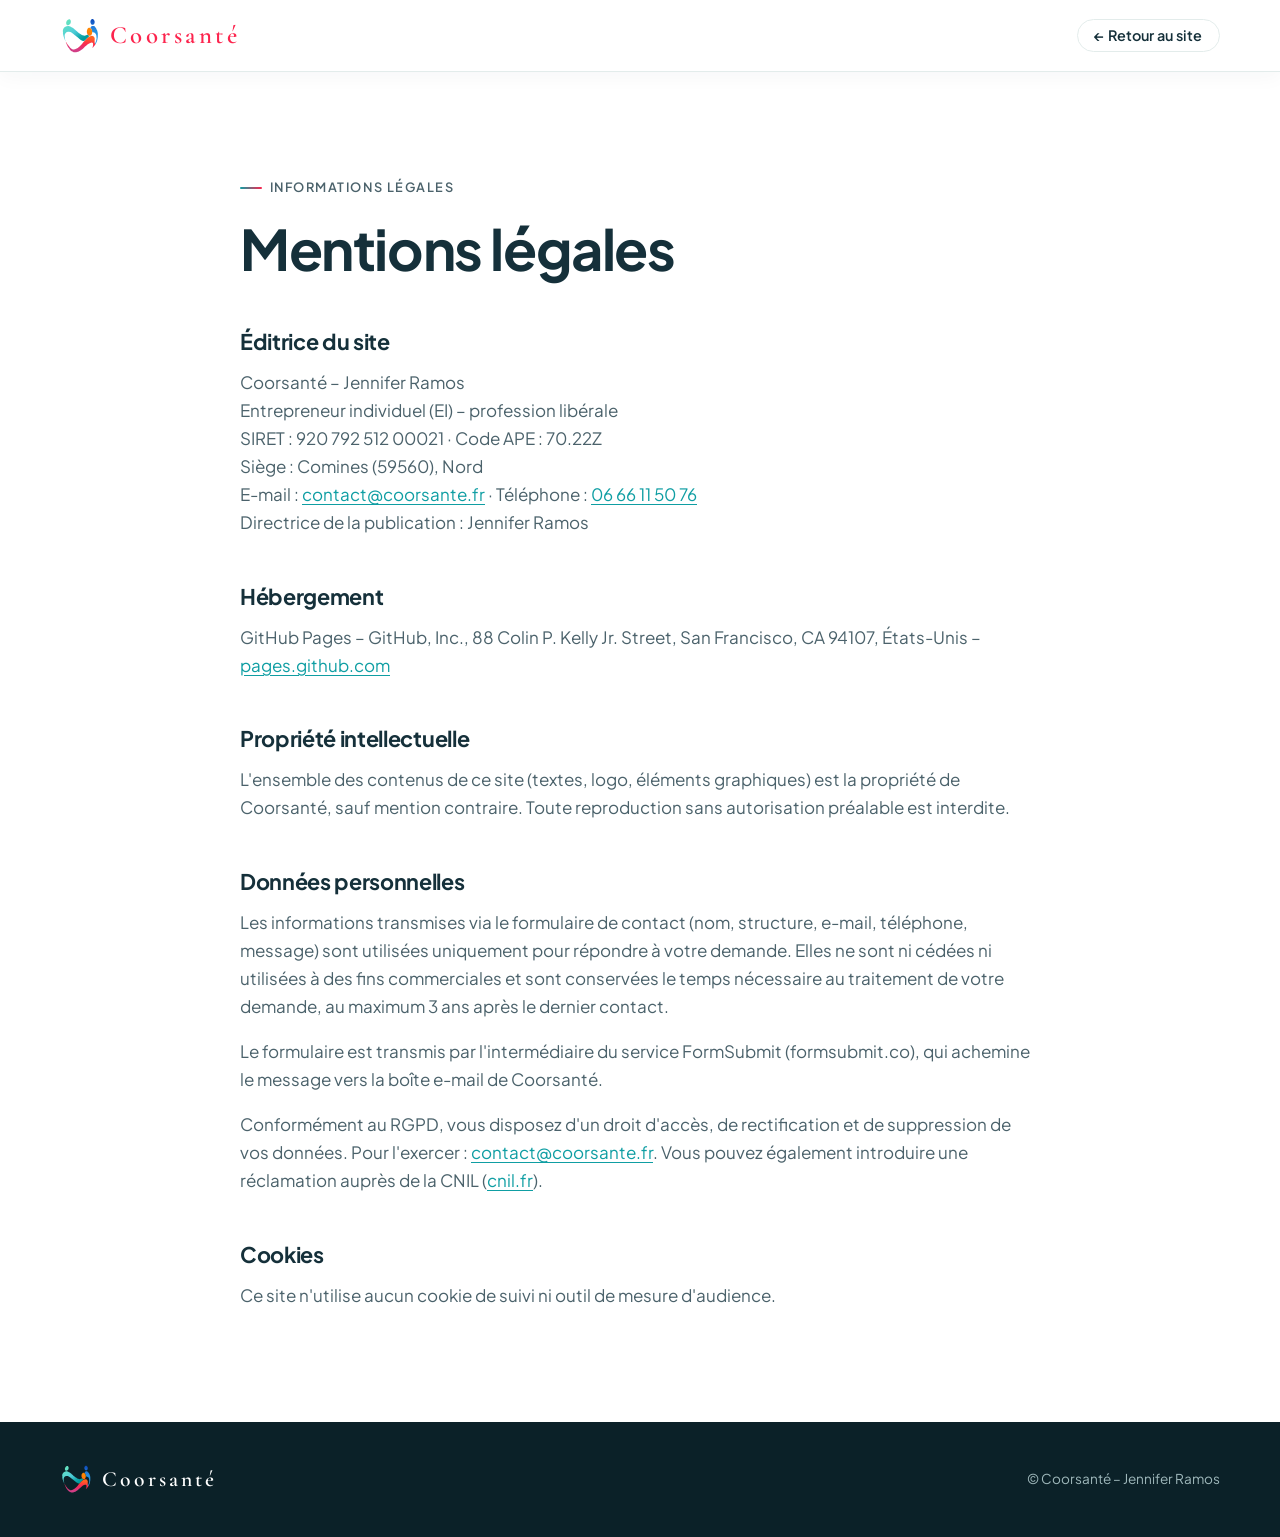
<file: mentions-legales.html>
<!doctype html>
<html lang="fr">
<head>
  <meta charset="utf-8">
  <meta name="viewport" content="width=device-width, initial-scale=1">
  <title>Mentions légales – Coorsanté</title>
  <meta name="robots" content="noindex">
  <link rel="icon" href="assets/logo-symbole.svg" type="image/svg+xml">
  <link rel="preconnect" href="https://fonts.googleapis.com">
  <link rel="preconnect" href="https://fonts.gstatic.com" crossorigin>
  <link href="https://fonts.googleapis.com/css2?family=Cormorant+Garamond:wght@500;600&family=Plus+Jakarta+Sans:wght@400;500;600;700&display=swap" rel="stylesheet">
  <link rel="stylesheet" href="styles.css">
</head>
<body>
  <header class="site-header scrolled">
    <div class="container header-inner">
      <a href="index.html" class="brand" aria-label="Coorsanté – accueil">
        <img src="assets/logo-symbole.svg" alt="" width="40" height="37">
        <span class="brand-name">Coorsanté</span>
      </a>
      <a href="index.html" class="btn btn-small btn-ghost">← Retour au site</a>
    </div>
  </header>

  <main class="page">
    <div class="container">
      <p class="eyebrow">Informations légales</p>
      <h1>Mentions légales</h1>

      <h2>Éditrice du site</h2>
      <p>
        Coorsanté – Jennifer Ramos<br>
        Entrepreneur individuel (EI) – profession libérale<br>
        SIRET : 920 792 512 00021 · Code APE : 70.22Z<br>
        Siège : Comines (59560), Nord<br>
        E-mail : <a href="mailto:contact@coorsante.fr">contact@coorsante.fr</a> · Téléphone : <a href="tel:+33666115076">06 66 11 50 76</a><br>
        Directrice de la publication : Jennifer Ramos
      </p>

      <h2>Hébergement</h2>
      <p>GitHub Pages – GitHub, Inc., 88 Colin P. Kelly Jr. Street, San Francisco, CA 94107, États-Unis – <a href="https://pages.github.com" rel="noopener">pages.github.com</a></p>

      <h2>Propriété intellectuelle</h2>
      <p>L'ensemble des contenus de ce site (textes, logo, éléments graphiques) est la propriété de Coorsanté, sauf mention contraire. Toute reproduction sans autorisation préalable est interdite.</p>

      <h2 id="donnees">Données personnelles</h2>
      <p>Les informations transmises via le formulaire de contact (nom, structure, e-mail, téléphone, message) sont utilisées uniquement pour répondre à votre demande. Elles ne sont ni cédées ni utilisées à des fins commerciales et sont conservées le temps nécessaire au traitement de votre demande, au maximum 3 ans après le dernier contact.</p>
      <p>Le formulaire est transmis par l'intermédiaire du service FormSubmit (formsubmit.co), qui achemine le message vers la boîte e-mail de Coorsanté.</p>
      <p>Conformément au RGPD, vous disposez d'un droit d'accès, de rectification et de suppression de vos données. Pour l'exercer : <a href="mailto:contact@coorsante.fr">contact@coorsante.fr</a>. Vous pouvez également introduire une réclamation auprès de la CNIL (<a href="https://www.cnil.fr" rel="noopener">cnil.fr</a>).</p>

      <h2>Cookies</h2>
      <p>Ce site n'utilise aucun cookie de suivi ni outil de mesure d'audience.</p>
    </div>
  </main>

  <footer class="site-footer">
    <div class="container footer-inner">
      <div class="brand">
        <img src="assets/logo-symbole.svg" alt="" width="32" height="30">
        <span class="brand-name">Coorsanté</span>
      </div>
      <p class="small">© Coorsanté – Jennifer Ramos</p>
    </div>
  </footer>
</body>
</html>
</file>
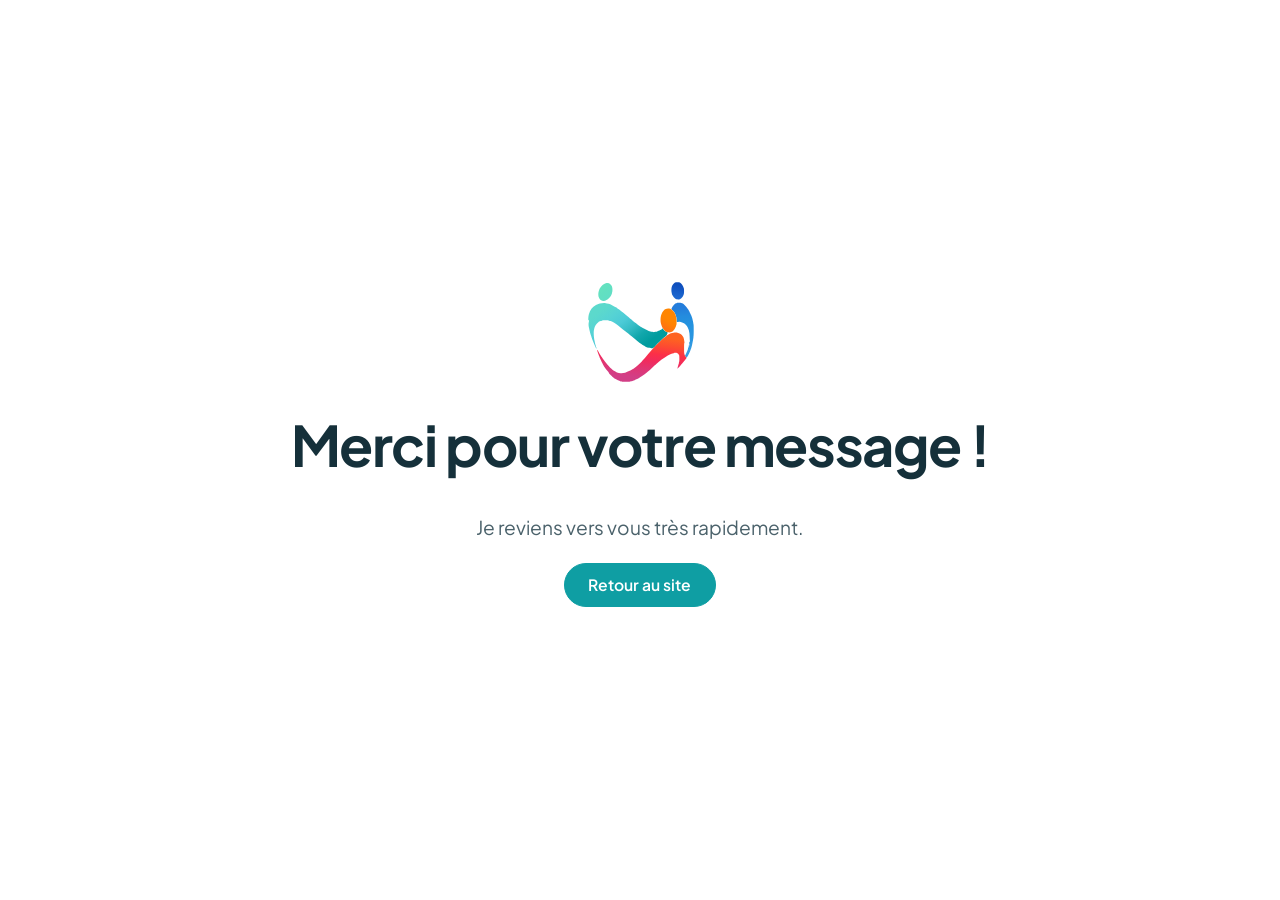
<file: merci.html>
<!doctype html>
<html lang="fr">
<head>
  <meta charset="utf-8">
  <meta name="viewport" content="width=device-width, initial-scale=1">
  <title>Message envoyé – Coorsanté</title>
  <meta name="robots" content="noindex">
  <link rel="icon" href="assets/logo-symbole.svg" type="image/svg+xml">
  <link rel="preconnect" href="https://fonts.googleapis.com">
  <link rel="preconnect" href="https://fonts.gstatic.com" crossorigin>
  <link href="https://fonts.googleapis.com/css2?family=Cormorant+Garamond:wght@500;600&family=Plus+Jakarta+Sans:wght@400;500;600;700&display=swap" rel="stylesheet">
  <link rel="stylesheet" href="styles.css">
  <style>
    .thanks { min-height: 100vh; display: grid; place-items: center; text-align: center; padding: 40px 20px; }
    .thanks img { width: 120px; margin: 0 auto 24px; }
  </style>
</head>
<body>
  <main class="thanks">
    <div>
      <img src="assets/logo-symbole.svg" alt="Logo Coorsanté">
      <h1>Merci pour votre message&nbsp;!</h1>
      <p class="lead">Je reviens vers vous très rapidement.</p>
      <p><a href="index.html" class="btn">Retour au site</a></p>
    </div>
  </main>
</body>
</html>
</file>
<file: styles.css>
/* =========================================================
   Coorsanté — feuille de style
   Couleurs issues du logo. Modifiez les variables ci-dessous
   pour ajuster l'ensemble du site.
   ========================================================= */
:root {
  --teal: #0f9ea3;
  --teal-light: #5cd9cc;
  --blue: #1f6fd0;
  --orange: #ff7a0b;
  --rose: #fc244d;
  --ink: #15303a;
  --ink-soft: #4b626b;
  --line: #e3eceb;
  --bg: #ffffff;
  --bg-tint: #f4f8f8;
  --dark: #0f2a33;
  --radius: 18px;
  --shadow: 0 1px 2px rgba(15, 42, 51, .04), 0 8px 30px rgba(15, 42, 51, .06);
  --font: "Plus Jakarta Sans", system-ui, -apple-system, "Segoe UI", sans-serif;
  --serif: "Cormorant Garamond", Georgia, serif;
  --header-h: 72px;
}

*, *::before, *::after { box-sizing: border-box; }
html { scroll-behavior: smooth; scroll-padding-top: var(--header-h); -webkit-text-size-adjust: 100%; }
body {
  margin: 0;
  font-family: var(--font);
  font-size: 1.0625rem;
  line-height: 1.65;
  color: var(--ink);
  background: var(--bg);
  -webkit-font-smoothing: antialiased;
}
img, svg { display: block; max-width: 100%; }
a { color: var(--teal); text-decoration-thickness: 1px; text-underline-offset: 3px; }
h1, h2, h3 { line-height: 1.2; margin: 0 0 .6em; letter-spacing: -.015em; font-weight: 700; }
h1 { font-size: clamp(2.1rem, 4.6vw, 3.5rem); letter-spacing: -.025em; }
h2 { font-size: clamp(1.7rem, 3.2vw, 2.5rem); }
h3 { font-size: 1.15rem; }
p { margin: 0 0 1em; }
strong { font-weight: 600; }

.container { width: min(1160px, 100% - 40px); margin-inline: auto; }
.skip { position: absolute; left: -9999px; }
.skip:focus { left: 16px; top: 16px; z-index: 100; background: #fff; padding: 8px 14px; border-radius: 8px; }
:focus-visible { outline: 2px solid var(--teal); outline-offset: 3px; border-radius: 6px; }

.eyebrow {
  display: inline-flex; align-items: center; gap: .6em;
  font-size: .8rem; font-weight: 600; letter-spacing: .12em; text-transform: uppercase;
  color: var(--teal); margin-bottom: 1rem;
}
.eyebrow::before { content: ""; width: 22px; height: 2px; border-radius: 2px; background: linear-gradient(90deg, var(--teal), var(--rose)); }
.lead { font-size: 1.2rem; color: var(--ink-soft); }
.muted { color: var(--ink-soft); font-size: .95rem; }
.accent { color: var(--teal); }

/* ---------- Boutons ---------- */
.btn {
  display: inline-flex; align-items: center; justify-content: center; gap: .5em;
  padding: .85em 1.5em; border-radius: 999px; border: 1.5px solid var(--teal);
  background: var(--teal); color: #fff; font: 600 .98rem/1 var(--font);
  text-decoration: none; cursor: pointer;
  transition: transform .2s ease, background .2s ease, box-shadow .2s ease, color .2s ease;
}
.btn:hover { transform: translateY(-2px); box-shadow: 0 8px 20px rgba(15, 158, 163, .25); background: #0b8a8f; }
.btn-ghost { background: transparent; color: var(--ink); border-color: var(--line); }
.btn-ghost:hover { background: #fff; color: var(--teal); border-color: var(--teal); box-shadow: none; }
.btn-small { padding: .6em 1.15em; font-size: .9rem; }
.btn-light { background: #fff; color: var(--dark); border-color: #fff; }
.btn-light:hover { background: var(--teal-light); border-color: var(--teal-light); color: var(--dark); }

/* ---------- En-tête ---------- */
.site-header {
  position: sticky; top: 0; z-index: 50; height: var(--header-h);
  background: rgba(255, 255, 255, .82); backdrop-filter: saturate(1.4) blur(12px); -webkit-backdrop-filter: saturate(1.4) blur(12px);
  border-bottom: 1px solid transparent; transition: border-color .3s, box-shadow .3s;
}
.site-header.scrolled { border-color: var(--line); box-shadow: 0 4px 20px rgba(15, 42, 51, .04); }
.header-inner { height: 100%; display: flex; align-items: center; justify-content: space-between; gap: 24px; }
.brand { display: inline-flex; align-items: center; gap: 10px; text-decoration: none; }
.brand-name { font-family: var(--serif); font-weight: 600; font-size: 1.55rem; letter-spacing: .14em; color: var(--rose); }
.nav { display: flex; align-items: center; gap: 28px; }
.nav a:not(.btn) { color: var(--ink); text-decoration: none; font-size: .95rem; font-weight: 500; position: relative; }
.nav a:not(.btn)::after {
  content: ""; position: absolute; left: 0; right: 0; bottom: -6px; height: 2px; border-radius: 2px;
  background: var(--teal); transform: scaleX(0); transform-origin: left; transition: transform .25s ease;
}
.nav a:not(.btn):hover::after, .nav a.active::after { transform: scaleX(1); }
.nav-toggle { display: none; }

/* ---------- Hero ---------- */
.hero { position: relative; overflow: hidden; margin-top: calc(-1 * var(--header-h)); padding: calc(var(--header-h) + clamp(40px, 7vw, 90px)) 0 56px; }
.hero-bg {
  position: absolute; inset: -20% -10% auto auto; width: 70vw; height: 70vw; max-width: 900px; max-height: 900px; z-index: -1;
  background:
    radial-gradient(closest-side, rgba(92, 217, 204, .22), transparent 70%) 10% 30% / 60% 60% no-repeat,
    radial-gradient(closest-side, rgba(252, 36, 77, .10), transparent 70%) 70% 60% / 55% 55% no-repeat,
    radial-gradient(closest-side, rgba(31, 111, 208, .10), transparent 70%) 80% 10% / 45% 45% no-repeat;
  filter: blur(10px);
}
.hero-inner { display: grid; grid-template-columns: 1.15fr .85fr; gap: clamp(24px, 5vw, 72px); align-items: center; }
.hero-text h1 .accent { display: inline; }
.hero-cta { display: flex; flex-wrap: wrap; gap: 12px; margin-top: 2rem; }
.hero-logo { text-align: center; }
.logo-anim { width: min(340px, 80%); margin: 0 auto; }
.logo-anim svg { width: 100%; height: auto; overflow: visible; }
.wordmark {
  font-family: var(--serif); font-weight: 500; color: var(--rose);
  font-size: clamp(2rem, 4vw, 2.9rem); letter-spacing: .32em; margin: 1.2rem 0 .1rem; padding-left: .32em;
}
.tagline { color: var(--ink-soft); font-size: .95rem; letter-spacing: .04em; }

.facts {
  list-style: none; padding: 0; margin: clamp(40px, 6vw, 72px) 0 0;
  display: grid; grid-template-columns: repeat(4, 1fr);
  border: 1px solid var(--line); border-radius: var(--radius); background: rgba(255, 255, 255, .7);
}
.facts li { padding: 22px 24px; display: flex; flex-direction: column; gap: 2px; }
.facts li + li { border-left: 1px solid var(--line); }
.facts strong { font-size: 1.35rem; color: var(--ink); }
.facts span { color: var(--ink-soft); font-size: .92rem; line-height: 1.4; }

/* ---------- Animation du logo ---------- */
.logo-anim .fig { transform-box: fill-box; transform-origin: center; opacity: 0; }
.logo-anim.play .fig-teal { animation: inLeft 1.1s cubic-bezier(.2, .8, .2, 1) .1s forwards; }
.logo-anim.play .fig-blue { animation: inRight 1.1s cubic-bezier(.2, .8, .2, 1) .35s forwards; }
.logo-anim.play .fig-warm { animation: inUp 1.1s cubic-bezier(.2, .8, .2, 1) .6s forwards; }
.logo-anim .head { transform-box: fill-box; transform-origin: 50% 100%; }
.logo-anim.play .head { animation: nod 1s ease 1.5s both; }
.logo-anim.play.idle .fig { opacity: 1; }
.logo-anim.play.idle .fig-teal { animation: swayA 4.2s ease-in-out infinite; }
.logo-anim.play.idle .fig-blue { animation: swayB 4.2s ease-in-out infinite; }
.logo-anim.play.idle .fig-warm { animation: swayC 4.2s ease-in-out infinite; }
.logo-anim.play.idle .head { animation: bob 2.1s ease-in-out infinite; }
.logo-anim.play.idle .fig-blue .head { animation-delay: .35s; }
.logo-anim.play.idle .fig-warm .head { animation-delay: .7s; }
.logo-anim { position: relative; cursor: pointer; }
.logo-anim::before {
  content: ""; position: absolute; inset: 8% 6%; border-radius: 50%; z-index: -1;
  background: radial-gradient(closest-side, rgba(92, 217, 204, .35), rgba(252, 36, 77, .12) 60%, transparent);
  animation: glow 4.2s ease-in-out infinite;
}

@keyframes inLeft  { from { opacity: 0; transform: translate(-28px, 6px) rotate(-6deg); } to { opacity: 1; transform: none; } }
@keyframes inRight { from { opacity: 0; transform: translate(28px, -6px) rotate(6deg); } to { opacity: 1; transform: none; } }
@keyframes inUp    { from { opacity: 0; transform: translateY(30px) scale(.94); } to { opacity: 1; transform: none; } }
@keyframes nod     { 0%, 100% { transform: none; } 40% { transform: translateY(-5px); } 70% { transform: translateY(1px); } }
/* Mouvement continu : les personnages se rapprochent et s'éloignent, comme une étreinte */
@keyframes swayA { 0%, 100% { transform: none; } 50% { transform: translate(7px, -5px) rotate(3deg); } }
@keyframes swayB { 0%, 100% { transform: none; } 50% { transform: translate(-6px, -4px) rotate(-3deg); } }
@keyframes swayC { 0%, 100% { transform: none; } 50% { transform: translateY(-7px) scale(1.03); } }
@keyframes bob   { 0%, 100% { transform: none; } 50% { transform: translateY(-5px); } }
@keyframes glow  { 0%, 100% { transform: scale(.92); opacity: .55; } 50% { transform: scale(1.06); opacity: 1; } }

/* ---------- Sections ---------- */
.section { padding: clamp(64px, 9vw, 120px) 0; }
.section-tint { background: var(--bg-tint); }
.section-head { max-width: 760px; margin-bottom: clamp(32px, 5vw, 56px); }
.two-col { display: grid; grid-template-columns: 1fr 1fr; gap: clamp(28px, 6vw, 80px); }
.align-center { align-items: center; }
.prose p { color: var(--ink-soft); }
.prose strong { color: var(--ink); }

.card {
  background: #fff; border: 1px solid var(--line); border-radius: var(--radius); padding: 28px;
  transition: transform .3s ease, box-shadow .3s ease, border-color .3s ease;
}
.card:hover { transform: translateY(-4px); box-shadow: var(--shadow); border-color: transparent; }
.num { display: block; font-weight: 700; font-size: .85rem; letter-spacing: .1em; color: var(--teal); margin-bottom: 18px; }

.advantages { list-style: none; padding: 0; margin: clamp(40px, 6vw, 72px) 0 0; display: grid; grid-template-columns: repeat(4, 1fr); gap: 20px; }
.advantages li:nth-child(2) .num { color: var(--blue); }
.advantages li:nth-child(3) .num { color: var(--orange); }
.advantages li:nth-child(4) .num { color: var(--rose); }
.advantages p { color: var(--ink-soft); margin: 0; font-size: .97rem; }

/* Services */
.services { display: grid; grid-template-columns: repeat(3, 1fr); gap: 20px; }
.service {
  --c: var(--teal);
  position: relative; background: #fff; border-radius: var(--radius); padding: 30px 28px 26px;
  border: 1px solid var(--line); overflow: hidden;
  transition: transform .3s ease, box-shadow .3s ease;
}
.service::before {
  content: ""; position: absolute; left: 0; top: 0; right: 0; height: 3px; background: var(--c);
  transform: scaleX(.18); transform-origin: left; transition: transform .45s ease;
}
.service:hover { transform: translateY(-4px); box-shadow: var(--shadow); }
.service:hover::before { transform: scaleX(1); }
.icon {
  width: 48px; height: 48px; border-radius: 14px; display: grid; place-items: center; margin-bottom: 20px;
  background: color-mix(in srgb, var(--c) 12%, white); color: var(--c);
}
.icon svg, .contact-list svg { width: 24px; height: 24px; fill: none; stroke: currentColor; stroke-width: 1.7; stroke-linecap: round; stroke-linejoin: round; }
.service ul { list-style: none; padding: 0; margin: 0; display: grid; gap: 8px; }
.service li { position: relative; padding-left: 18px; color: var(--ink-soft); font-size: .96rem; line-height: 1.5; }
.service li::before { content: ""; position: absolute; left: 0; top: .62em; width: 6px; height: 6px; border-radius: 50%; background: var(--c); opacity: .7; }

/* Formules */
.formulas { display: grid; grid-template-columns: 1fr 1fr; gap: 24px; }
.formula {
  position: relative; padding: clamp(28px, 4vw, 44px); border-radius: calc(var(--radius) + 6px);
  border: 1px solid var(--line); background: linear-gradient(160deg, #fff 55%, var(--bg-tint));
}
.formula .num { font-size: 2.6rem; letter-spacing: -.02em; line-height: 1; margin-bottom: 20px;
  background: linear-gradient(120deg, var(--teal), var(--blue)); -webkit-background-clip: text; background-clip: text; color: transparent; }
.formula:nth-child(2) .num { background-image: linear-gradient(120deg, var(--orange), var(--rose)); }
.formula h3 { font-size: 1.4rem; }
.formula p { color: var(--ink-soft); margin: 0; }

/* À propos */
.about { display: grid; grid-template-columns: .9fr 1.1fr; gap: clamp(32px, 6vw, 80px); align-items: start; }
.about-intro { position: static; }
.about-lead { font-size: 1.3rem; line-height: 1.45; font-weight: 600; color: var(--ink) !important; letter-spacing: -.01em; }
.labels { margin: 1.6rem 0; display: grid; gap: 12px; }
.labels-title { font-weight: 600; color: var(--ink) !important; margin-bottom: .2rem; }
.label-card { --c: var(--teal); background: #fff; border-radius: 14px; padding: 16px 18px 16px 20px; border: 1px solid var(--line); border-left: 4px solid var(--c); }
.label-card h3 { font-size: 1.05rem; margin-bottom: .3em; color: var(--c); }
.label-card p { margin: 0; color: var(--ink-soft); font-size: .96rem; line-height: 1.55; }
.about-intro h2 { margin-bottom: .1em; }
.about-id { display: flex; align-items: center; gap: 24px; margin-bottom: 1.6rem; }
.about-id .role { margin-bottom: 0; }
.portrait {
  flex: none; width: 150px; height: 150px; border-radius: 50%; padding: 4px;
  background: conic-gradient(from 200deg, var(--teal-light), var(--blue), var(--orange), var(--rose), var(--teal-light));
  box-shadow: var(--shadow);
}
.portrait img { width: 100%; height: 100%; border-radius: 50%; object-fit: cover; border: 4px solid #fff; }
@media (max-width: 560px) { .portrait { width: 112px; height: 112px; } .about-id { gap: 18px; } }
.role { color: var(--teal); font-weight: 600; margin-bottom: 1.4em; }
.about-intro > p:not(.role):not(.eyebrow) { color: var(--ink-soft); }
blockquote {
  margin: 2rem 0 0; padding: 22px 26px; border-radius: var(--radius); background: #fff;
  border-left: 3px solid var(--rose); font-family: var(--serif); font-size: 1.45rem; line-height: 1.35; color: var(--ink);
}
blockquote p { margin: 0; }
.about-detail { display: grid; gap: 40px; }
.about-detail h3 { font-size: 1.25rem; margin-bottom: 1rem; }
.checklist { list-style: none; padding: 0; margin: 0; display: grid; gap: 4px; }
.checklist li {
  position: relative; padding: 14px 16px 14px 48px; background: #fff; border-radius: 12px; border: 1px solid var(--line); line-height: 1.5;
}
.checklist li::before {
  content: ""; position: absolute; left: 16px; top: 16px; width: 20px; height: 20px; border-radius: 50%;
  background: var(--teal) url("data:image/svg+xml,%3Csvg xmlns='http://www.w3.org/2000/svg' viewBox='0 0 20 20'%3E%3Cpath d='M6 10.5l2.5 2.5L14 7.5' fill='none' stroke='white' stroke-width='2' stroke-linecap='round' stroke-linejoin='round'/%3E%3C/svg%3E") center / 100% no-repeat;
}
.chips { list-style: none; padding: 0; margin: 0; display: flex; flex-wrap: wrap; gap: 10px; }
.chips li { padding: 9px 16px; border-radius: 999px; background: #fff; border: 1px solid var(--line); font-size: .93rem; font-weight: 500; }

/* Périmètre */
.territories { list-style: none; padding: 0; margin: 1.5rem 0; display: flex; flex-wrap: wrap; gap: 10px; }
.territories li { padding: 8px 16px; border-radius: 999px; background: color-mix(in srgb, var(--teal) 10%, white); color: #0b6f73; font-weight: 600; font-size: .93rem; }
.map { margin: 0; }
.map svg { width: 100%; max-width: 480px; margin-inline: auto; }
.map .rings circle { fill: none; stroke: var(--teal); stroke-opacity: .35; stroke-dasharray: 3 5; }
.map .ring-labels text { font: 600 10px var(--font); fill: var(--teal); text-anchor: middle; letter-spacing: .05em; }
.map .border { fill: none; stroke: var(--ink-soft); stroke-opacity: .35; stroke-width: 1.5; stroke-dasharray: 8 4 2 4; }
.map .border-label { font: italic 500 12px var(--font); fill: var(--ink-soft); opacity: .7; letter-spacing: .1em; }
.map .towns circle { fill: #fff; stroke: var(--blue); stroke-width: 2; }
.map .towns text { font: 500 12.5px var(--font); fill: var(--ink); }
.map .home circle { fill: var(--rose); }
.map .home .pulse { fill: var(--rose); opacity: .35; transform-origin: 200px 200px; animation: pulse 2.4s ease-out infinite; }
.map .home text { font: 700 14px var(--font); fill: var(--ink); }
.map figcaption { text-align: center; font-size: .82rem; color: var(--ink-soft); margin-top: 8px; }
@keyframes pulse { from { transform: scale(1); opacity: .45; } to { transform: scale(3.2); opacity: 0; } }

/* Contact */
.section-dark { background: var(--dark); color: #e7f1f1; position: relative; overflow: hidden; }
.section-dark::before {
  content: ""; position: absolute; width: 700px; height: 700px; right: -250px; top: -300px; border-radius: 50%;
  background: radial-gradient(closest-side, rgba(92, 217, 204, .16), transparent);
}
.section-dark h2 { color: #fff; }
.section-dark .eyebrow { color: var(--teal-light); }
.contact { position: relative; display: grid; grid-template-columns: .9fr 1.1fr; gap: clamp(32px, 6vw, 80px); align-items: start; }
.contact-info > p { color: #b9cfd1; }
.contact-list { list-style: none; padding: 0; margin: 2rem 0; display: grid; gap: 16px; }
.contact-list li { display: flex; align-items: center; gap: 14px; font-size: 1.08rem; }
.contact-list svg { color: var(--teal-light); flex: none; }
.contact-list a { color: #fff; text-decoration: none; border-bottom: 1px solid rgba(255, 255, 255, .25); }
.contact-list a:hover { border-color: var(--teal-light); }
.signature { font-family: var(--serif); font-size: 1.35rem; color: #fff; letter-spacing: .03em; }

.contact-form { background: #fff; color: var(--ink); border-radius: calc(var(--radius) + 6px); padding: clamp(24px, 4vw, 40px); display: grid; gap: 18px; }
.contact-form .btn-light { background: var(--teal); color: #fff; border-color: var(--teal); justify-self: start; }
.contact-form .btn-light:hover { background: #0b8a8f; color: #fff; }
.field-row { display: grid; grid-template-columns: 1fr 1fr; gap: 18px; }
.field { display: grid; gap: 6px; }
.field label { font-size: .88rem; font-weight: 600; }
.field input, .field textarea {
  width: 100%; font: inherit; font-size: 1rem; color: var(--ink); background: var(--bg-tint);
  border: 1.5px solid transparent; border-radius: 12px; padding: 12px 14px; transition: border-color .2s, background .2s;
}
.field textarea { resize: vertical; min-height: 130px; }
.field input:focus, .field textarea:focus { outline: none; border-color: var(--teal); background: #fff; }
.consent { display: flex; gap: 10px; align-items: flex-start; font-size: .85rem; color: var(--ink-soft); line-height: 1.5; }
.consent input { margin-top: 3px; accent-color: var(--teal); width: 16px; height: 16px; flex: none; }
.hp { position: absolute; left: -9999px; }

/* Pied de page */
.site-footer { background: #0b2128; color: #9fb8bb; padding: 40px 0; }
.footer-inner { display: flex; flex-wrap: wrap; align-items: center; justify-content: space-between; gap: 12px 32px; }
.footer-inner p { margin: 0; }
.site-footer .brand-name { color: #fff; font-size: 1.35rem; }
.site-footer a { color: #cfe3e4; }
.small { font-size: .85rem; }

/* Page secondaire (mentions légales, merci) */
.page { padding: clamp(48px, 8vw, 96px) 0; }
.page .container { max-width: 800px; }
.page h2 { font-size: 1.35rem; margin-top: 2.2em; }
.page p, .page li { color: var(--ink-soft); }
.todo { background: #fff4e5; color: #8a4b00; padding: 0 .35em; border-radius: 4px; }

/* ---------- Apparition au défilement ---------- */
.reveal { opacity: 0; transform: translateY(24px); transition: opacity .8s ease, transform .8s cubic-bezier(.2, .8, .2, 1); }
.reveal.visible { opacity: 1; transform: none; }
.no-js .reveal, .no-js .logo-anim .fig { opacity: 1; transform: none; }

/* ---------- Responsive ---------- */
@media (max-width: 1000px) {
  .services { grid-template-columns: 1fr 1fr; }
  .advantages { grid-template-columns: 1fr 1fr; }
  .facts { grid-template-columns: 1fr 1fr; }
  .facts li:nth-child(3) { border-left: 0; }
  .facts li:nth-child(n+3) { border-top: 1px solid var(--line); }
}
@media (max-width: 860px) {
  :root { --header-h: 64px; }
  .nav-toggle {
    display: grid; place-content: center; gap: 6px; width: 44px; height: 44px; border: 0; background: transparent; cursor: pointer;
  }
  .nav-toggle span { display: block; width: 24px; height: 2px; background: var(--ink); border-radius: 2px; transition: transform .3s; }
  .nav-toggle[aria-expanded="true"] span:first-child { transform: translateY(4px) rotate(45deg); }
  .nav-toggle[aria-expanded="true"] span:last-child { transform: translateY(-4px) rotate(-45deg); }
  .nav {
    position: fixed; inset: var(--header-h) 0 auto 0; flex-direction: column; align-items: stretch; gap: 0;
    background: #fff; padding: 8px 20px 24px; border-bottom: 1px solid var(--line); box-shadow: 0 20px 40px rgba(15, 42, 51, .08);
    transform: translateY(-8px); opacity: 0; visibility: hidden; transition: .25s ease;
  }
  .nav.open { transform: none; opacity: 1; visibility: visible; }
  .nav a:not(.btn) { padding: 14px 0; border-bottom: 1px solid var(--line); }
  .nav a:not(.btn)::after { display: none; }
  .nav .btn { margin-top: 16px; }
  .hero-inner, .two-col, .about, .contact, .formulas { grid-template-columns: 1fr; }
  .hero-logo { order: -1; }
  .logo-anim { width: min(170px, 48%); }
  .wordmark { margin-top: .4rem; font-size: 1.9rem; }
  .hero-logo .tagline { margin-bottom: .5rem; }
  .about-intro { position: static; }
}
@media (max-width: 560px) {
  body { font-size: 1rem; }
  .container { width: calc(100% - 32px); }
  .services, .advantages, .field-row { grid-template-columns: 1fr; }
  .facts li { padding: 16px; }
  .facts strong { font-size: 1.15rem; }
  .brand-name { font-size: 1.35rem; }
  .hero-cta .btn { flex: 1 1 100%; }
}

@media (prefers-reduced-motion: reduce) {
  html { scroll-behavior: auto; }
  *, *::before, *::after { animation: none !important; transition: none !important; }
  .logo-anim .fig, .reveal { opacity: 1 !important; transform: none !important; }
}
</file>
